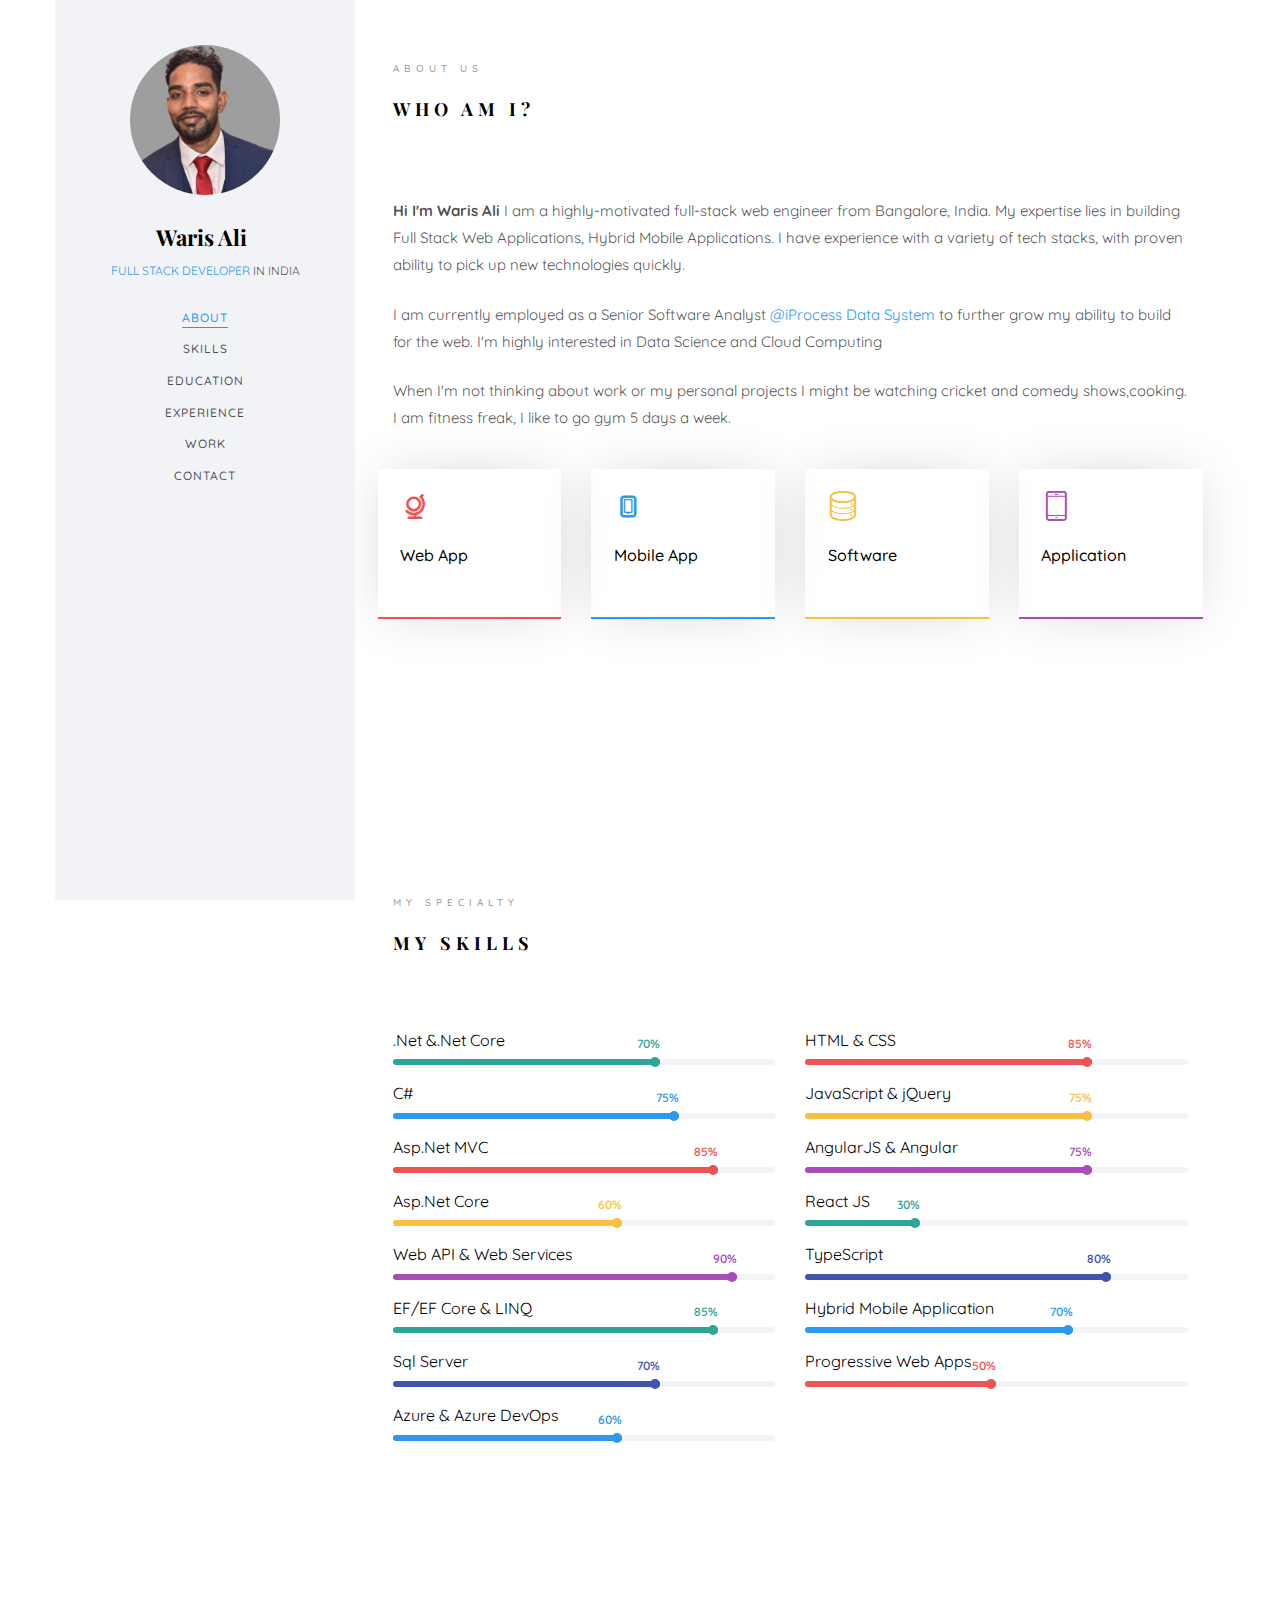
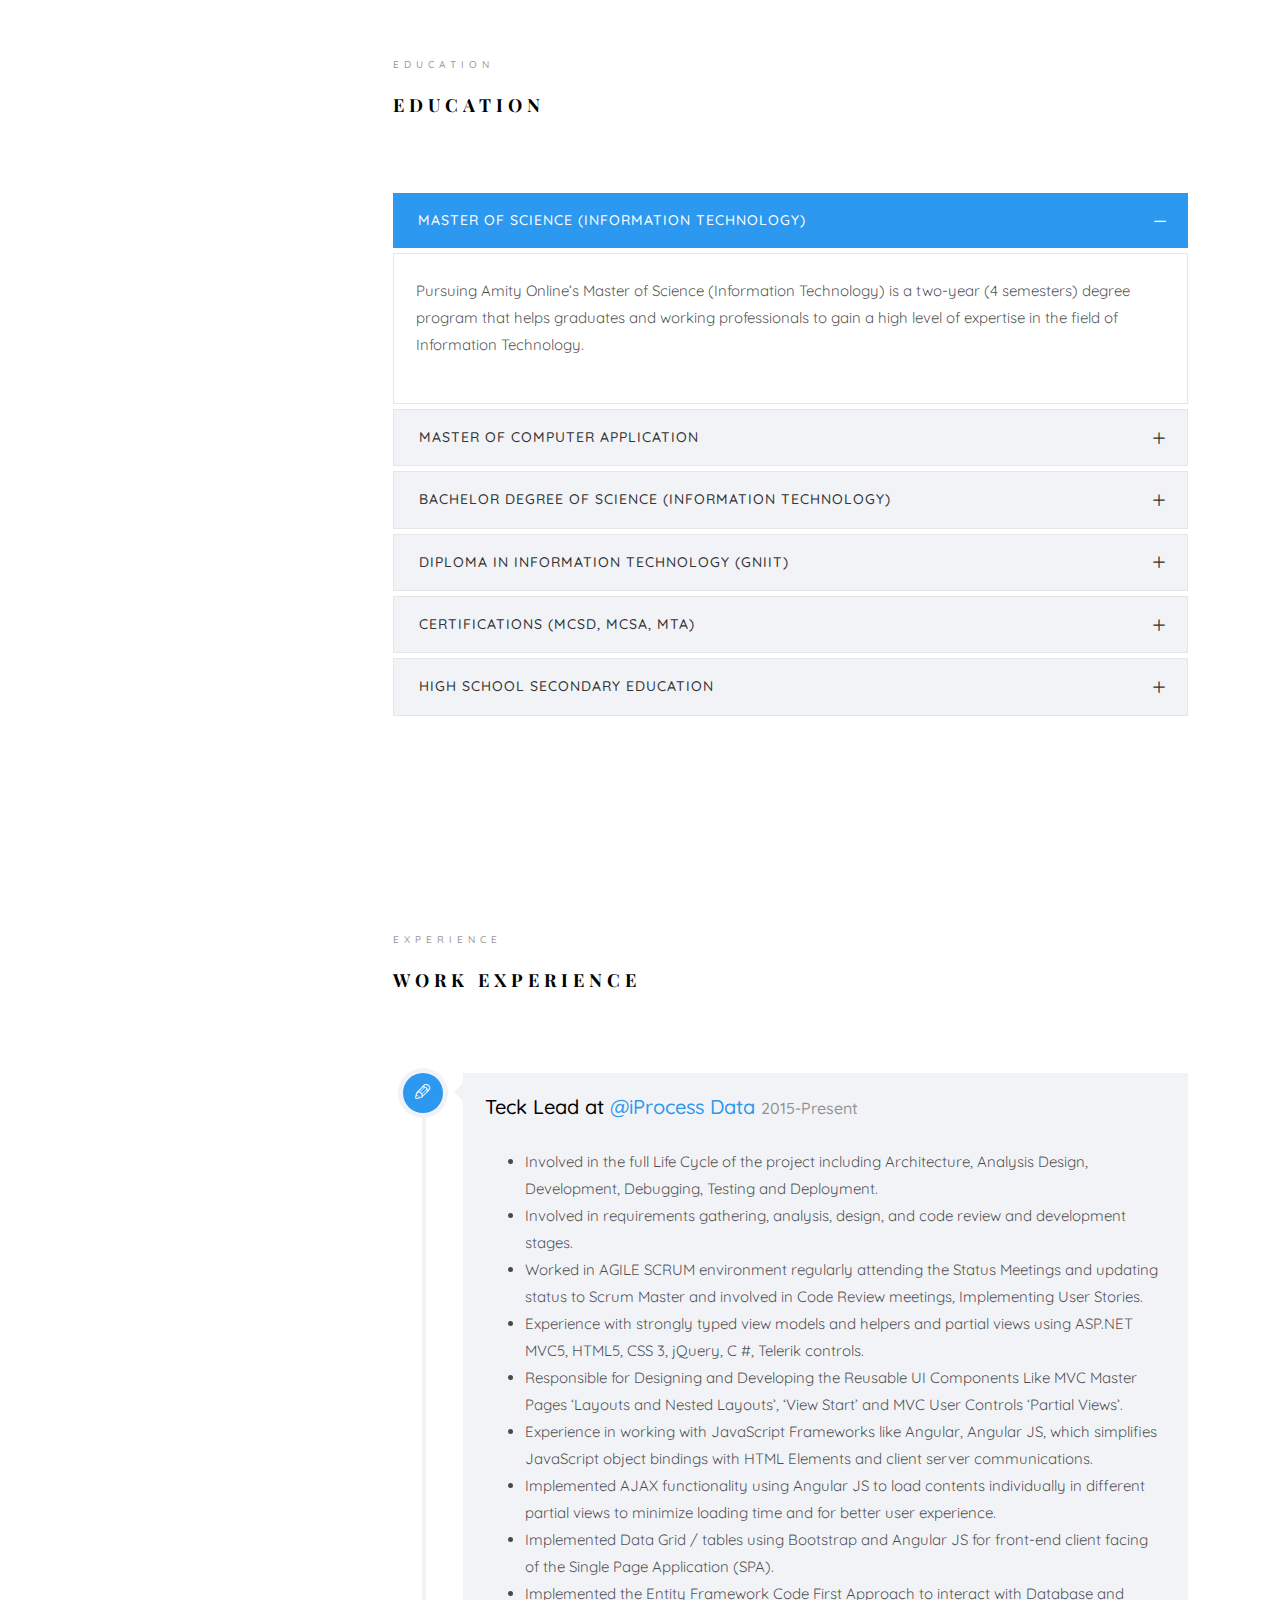
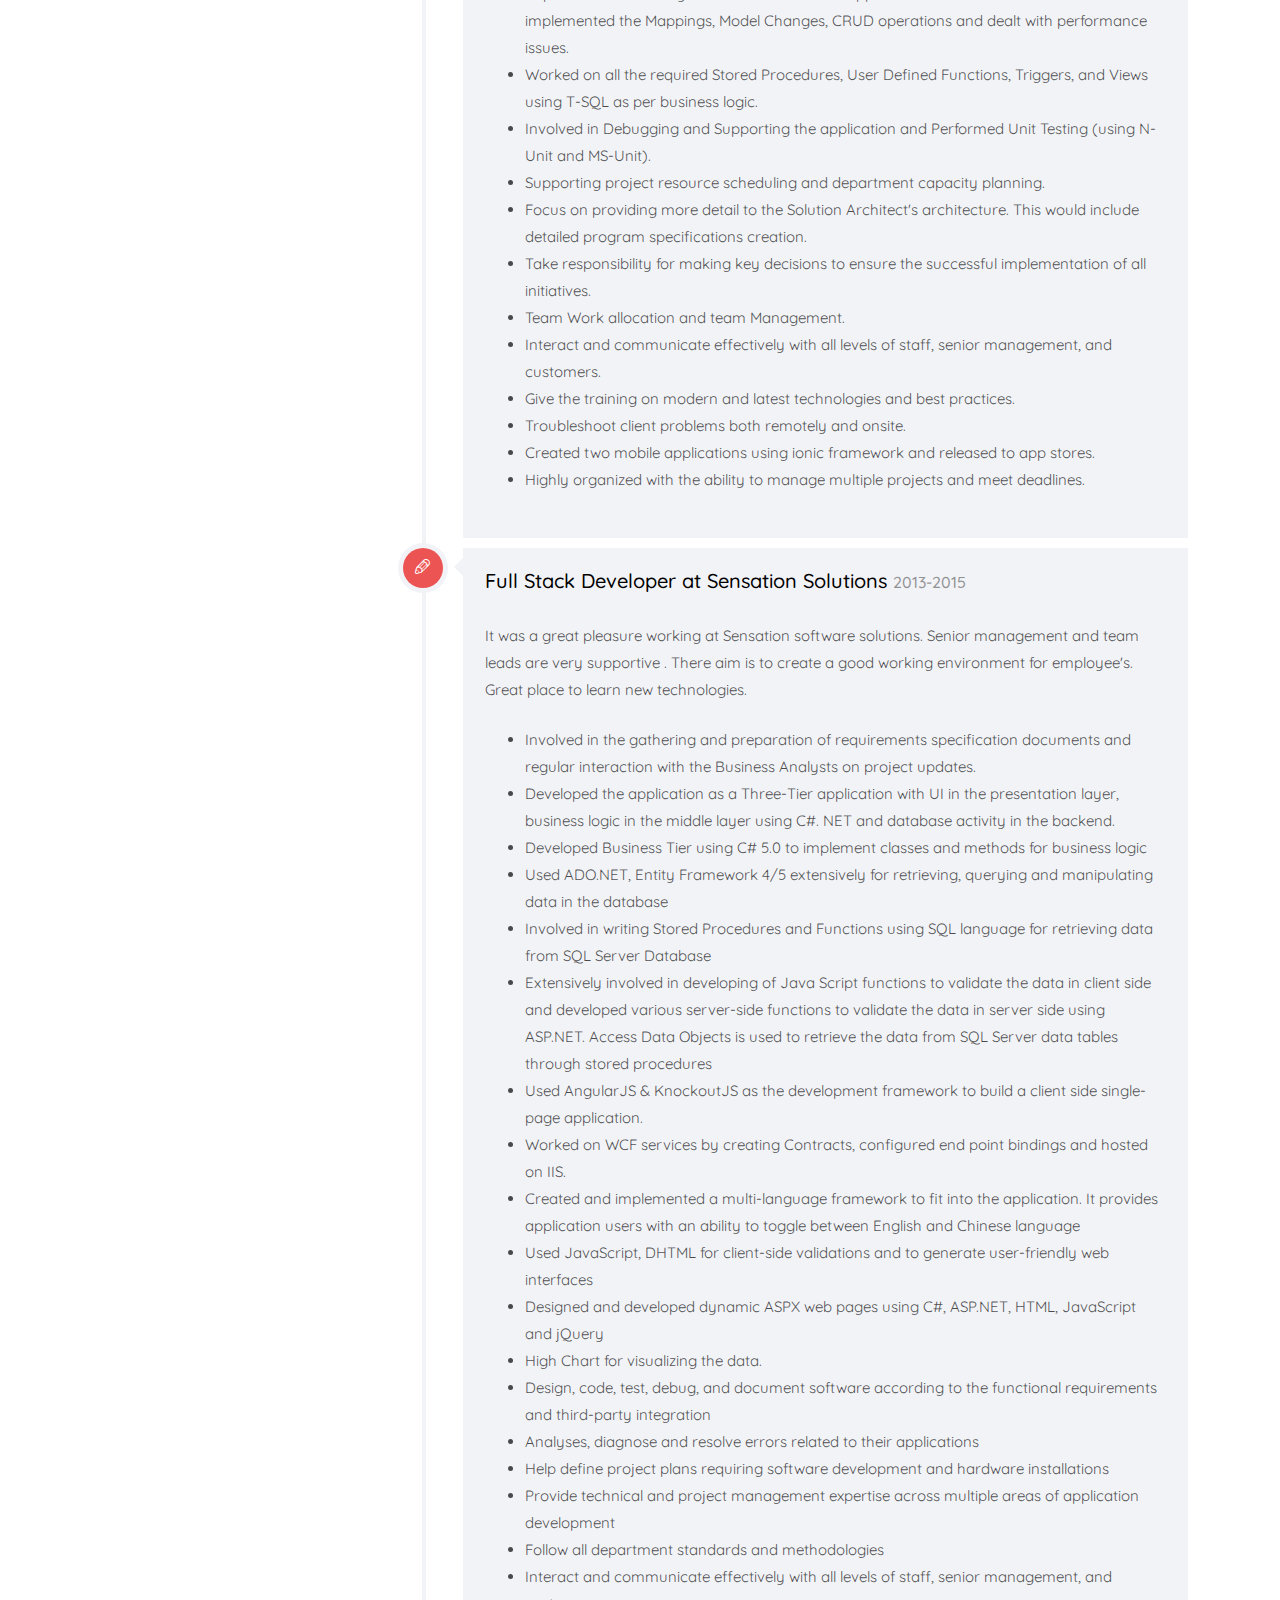
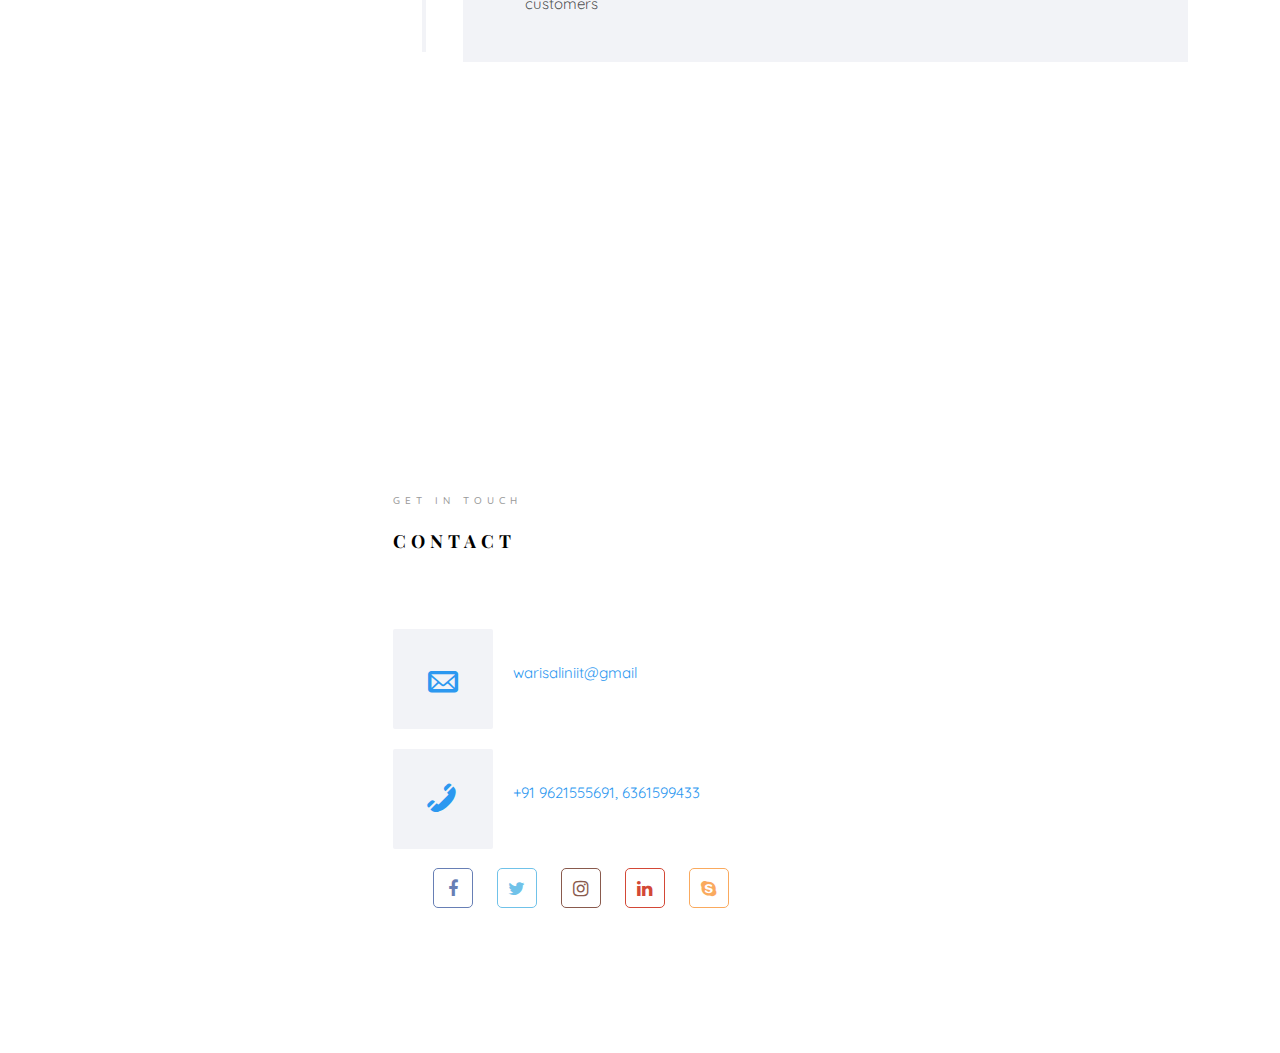
<file: index.html>
<!DOCTYPE HTML>
<html>

<head>
    <meta charset="utf-8">
    <meta http-equiv="X-UA-Compatible" content="IE=edge">
    <title>Waris Ali</title>
    <meta name="viewport" content="width=device-width, initial-scale=1">
    <meta name="description" content="" />
    <meta name="keywords" content="" />
    <meta name="author" content="" />

    <link rel="manifest" href="manifest.json">


    <link href="https://fonts.googleapis.com/css?family=Quicksand:300,400,500,700" rel="stylesheet">
    <link href="https://fonts.googleapis.com/css?family=Playfair+Display:400,400i,700" rel="stylesheet">

    <!-- Animate.css -->
    <link rel="stylesheet" href="css/animate.css" media="screen">
    <!-- Icomoon Icon Fonts-->
    <link rel="stylesheet" href="css/icomoon.css" media="screen">
    <!-- Bootstrap  -->
    <link rel="stylesheet" href="css/bootstrap.css" media="screen">



    <link rel="stylesheet" href="css/font-awesome.min.css" media="screen">
    </link>
    <!-- Theme style  -->
    <link rel="stylesheet" href="css/style.css" media="screen">



</head>

<body>
    <div id="colorlib-page">
        <div class="container-wrap">
            <a href="#" class="js-colorlib-nav-toggle colorlib-nav-toggle" data-toggle="collapse" data-target="#navbar" aria-expanded="false" aria-controls="navbar"><i></i></a>
            <aside id="colorlib-aside" role="complementary" class="border js-fullheight">
                <div class="text-center">
                    <div class="author-img" style="background-image: url(images/about.jpeg);"></div>
                    <h1 id="colorlib-logo"><a href="index.html">Waris Ali</a></h1>
                    <span class="position"><a href="#">Full Stack Developer</a> in India</span>
                </div>
                <nav id="colorlib-main-menu" role="navigation" class="navbar">
                    <div id="navbar" class="collapse">
                        <ul>

                            <li class="active"><a href="#" data-nav-section="about">About</a></li>
                            <li><a href="#" data-nav-section="skills">Skills</a></li>
                            <li><a href="#" data-nav-section="education">Education</a></li>
                            <li><a href="#" data-nav-section="experience">Experience</a></li>
                            <li><a href="#" data-nav-section="work">Work</a></li>

                            <li><a href="#" data-nav-section="contact">Contact</a></li>
                        </ul>
                    </div>
                </nav>



            </aside>

            <div id="colorlib-main">

                <section class="colorlib-about" data-section="about">
                    <div class="colorlib-narrow-content">
                        <div class="row">
                            <div class="col-md-12">
                                <div class="row row-bottom-padded-sm animate-box" data-animate-effect="fadeInLeft">
                                    <div class="col-md-12">
                                        <div class="about-desc">
                                            <span class="heading-meta">About Us</span>
                                            <h2 class="colorlib-heading">Who Am I?</h2>
                                            <p><strong>Hi I'm Waris Ali</strong> I am a highly-motivated full-stack web engineer from Bangalore, India. My expertise lies in building Full Stack Web Applications, Hybrid Mobile Applications. I have experience
                                                with a variety of tech stacks, with proven ability to pick up new technologies quickly.</p>
                                            <p>I am currently employed as a Senior Software Analyst <a href="http://iprocessdata.com">@iProcess Data System</a> to further grow my ability to build for the web. I'm highly interested in Data Science and Cloud
                                                Computing
                                            </p>
                                            <p>
                                                When I'm not thinking about work or my personal projects I might be watching cricket and comedy shows,cooking. I am fitness freak, I like to go gym 5 days a week.
                                            </p>
                                        </div>
                                    </div>
                                </div>
                            </div>
                            <div class="row">
                                <div class="col-md-3 animate-box" data-animate-effect="fadeInRight">
                                    <div class="services color-2">
                                        <span class="icon2"><i class="icon-globe-outline"></i></span>
                                        <h3>Web App</h3>
                                    </div>
                                </div>
                                <div class="col-md-3 animate-box" data-animate-effect="fadeInLeft">
                                    <div class="services color-1">
                                        <span class="icon2"><i class="icon-device-phone"></i></span>
                                        <h3>Mobile App</h3>
                                    </div>
                                </div>
                                <div class="col-md-3 animate-box" data-animate-effect="fadeInTop">
                                    <div class="services color-3">
                                        <span class="icon2"><i class="icon-data"></i></span>
                                        <h3>Software</h3>
                                    </div>
                                </div>
                                <div class="col-md-3 animate-box" data-animate-effect="fadeInBottom">
                                    <div class="services color-4">
                                        <span class="icon2"><i class="icon-phone3"></i></span>
                                        <h3>Application</h3>
                                    </div>
                                </div>
                            </div>

                        </div>
                    </div>

                </section>




                <section class="colorlib-skills" data-section="skills">
                    <div class="colorlib-narrow-content">
                        <div class="row">
                            <div class="col-md-6 col-md-offset-3 col-md-pull-3 animate-box" data-animate-effect="fadeInLeft">
                                <span class="heading-meta">My Specialty</span>
                                <h2 class="colorlib-heading animate-box">My Skills</h2>
                            </div>
                        </div>
                        <div class="row">

                            <div class="col-md-6 animate-box" data-animate-effect="fadeInLeft">
                                <div class="progress-wrap">
                                    <h3>.Net &.Net Core</h3>
                                    <div class="progress">
                                        <div class="progress-bar color-5" role="progressbar" aria-valuenow="70" aria-valuemin="0" aria-valuemax="100" style="width:70%">
                                            <span>70%</span>
                                        </div>
                                    </div>
                                </div>
                                <div class="progress-wrap">
                                    <h3>C#</h3>
                                    <div class="progress">
                                        <div class="progress-bar color-1" role="progressbar" aria-valuenow="75" aria-valuemin="0" aria-valuemax="100" style="width:75%">
                                            <span>75%</span>
                                        </div>
                                    </div>
                                </div>

                                <div class="progress-wrap">
                                    <h3>Asp.Net MVC</h3>
                                    <div class="progress">
                                        <div class="progress-bar color-2" role="progressbar" aria-valuenow="85" aria-valuemin="0" aria-valuemax="100" style="width:85%">
                                            <span class="counter">85%</span>
                                        </div>
                                    </div>
                                </div>
                                <div class="progress-wrap">
                                    <h3>Asp.Net Core</h3>
                                    <div class="progress">
                                        <div class="progress-bar color-3" role="progressbar" aria-valuenow="60" aria-valuemin="0" aria-valuemax="100" style="width:60%">
                                            <span class="counter">60%</span>
                                        </div>
                                    </div>
                                </div>
                                <div class="progress-wrap">
                                    <h3>Web API & Web Services</h3>
                                    <div class="progress">
                                        <div class="progress-bar color-4" role="progressbar" aria-valuenow="90" aria-valuemin="0" aria-valuemax="100" style="width:90%">
                                            <span class="counter">90%</span>
                                        </div>
                                    </div>
                                </div>
                                <div class="progress-wrap">
                                    <h3>EF/EF Core & LINQ</h3>
                                    <div class="progress">
                                        <div class="progress-bar color-5" role="progressbar" aria-valuenow="85" aria-valuemin="0" aria-valuemax="100" style="width:85%">
                                            <span class="counter">85%</span>
                                        </div>
                                    </div>
                                </div>
                                <div class="progress-wrap">
                                    <h3>Sql Server</h3>
                                    <div class="progress">
                                        <div class="progress-bar color-6" role="progressbar" aria-valuenow="70" aria-valuemin="0" aria-valuemax="100" style="width:70%">
                                            <span class="counter">70%</span>
                                        </div>
                                    </div>
                                </div>
                                <div class="progress-wrap">
                                    <h3>Azure & Azure DevOps</h3>
                                    <div class="progress">
                                        <div class="progress-bar color-1" role="progressbar" aria-valuenow="60" aria-valuemin="0" aria-valuemax="100" style="width:60%">
                                            <span class="counter">60%</span>
                                        </div>
                                    </div>
                                </div>

                            </div>
                            <div class="col-md-6 animate-box" data-animate-effect="fadeInLeft">
                                <div class="progress-wrap">
                                    <h3>HTML & CSS</h3>
                                    <div class="progress">
                                        <div class="progress-bar color-2" role="progressbar" aria-valuenow="85" aria-valuemin="0" aria-valuemax="100" style="width: 75%">
                                            <span class="counter">85%</span>
                                        </div>
                                    </div>
                                </div>
                                <div class="progress-wrap">
                                    <h3>JavaScript & jQuery</h3>
                                    <div class="progress">
                                        <div class="progress-bar color-3" role="progressbar" aria-valuenow="75" aria-valuemin="0" aria-valuemax="100" style="width: 75%">
                                            <span class="counter">75%</span>
                                        </div>
                                    </div>
                                </div>
                                <div class="progress-wrap">
                                    <h3>AngularJS & Angular</h3>
                                    <div class="progress">
                                        <div class="progress-bar color-4" role="progressbar" aria-valuenow="75" aria-valuemin="0" aria-valuemax="100" style="width: 75%">
                                            <span class="counter">75%</span>
                                        </div>
                                    </div>
                                </div>
                                <div class="progress-wrap">
                                    <h3>React JS</h3>
                                    <div class="progress">
                                        <div class="progress-bar color-5" role="progressbar" aria-valuenow="30" aria-valuemin="0" aria-valuemax="100" style="width: 30%">
                                            <span class="counter">30%</span>
                                        </div>
                                    </div>
                                </div>

                                <div class="progress-wrap">
                                    <h3>TypeScript</h3>
                                    <div class="progress">
                                        <div class="progress-bar color-6" role="progressbar" aria-valuenow="80" aria-valuemin="0" aria-valuemax="100" style="width: 80%">
                                            <span class="counter">80%</span>
                                        </div>
                                    </div>
                                </div>
                                <div class="progress-wrap">
                                    <h3>Hybrid Mobile Application</h3>
                                    <div class="progress">
                                        <div class="progress-bar color-1" role="progressbar" aria-valuenow="70" aria-valuemin="0" aria-valuemax="100" style="width: 70%">
                                            <span class="counter">70%</span>
                                        </div>
                                    </div>
                                </div>
                                <div class="progress-wrap">
                                    <h3>Progressive Web Apps</h3>
                                    <div class="progress">
                                        <div class="progress-bar color-2" role="progressbar" aria-valuenow="50" aria-valuemin="0" aria-valuemax="100" style="width: 50%">
                                            <span class="counter">50%</span>
                                        </div>
                                    </div>
                                </div>
                            </div>

                        </div>
                    </div>
                </section>

                <section class="colorlib-education" data-section="education">
                    <div class="colorlib-narrow-content">
                        <div class="row">
                            <div class="col-md-6 col-md-offset-3 col-md-pull-3 animate-box" data-animate-effect="fadeInLeft">
                                <span class="heading-meta">Education</span>
                                <h2 class="colorlib-heading animate-box">Education</h2>
                            </div>
                        </div>
                        <div class="row">
                            <div class="col-md-12 animate-box" data-animate-effect="fadeInLeft">
                                <div class="fancy-collapse-panel">
                                    <div class="panel-group" id="accordion" role="tablist" aria-multiselectable="true">
                                        <div class="panel panel-default">
                                            <div class="panel-heading" role="tab" id="headingOne">
                                                <h4 class="panel-title">
                                                    <a data-toggle="collapse" data-parent="#accordion" href="#collapseOne" aria-expanded="true" aria-controls="collapseOne">Master of Science (Information
                                                        Technology)
                                                    </a>
                                                </h4>
                                            </div>
                                            <div id="collapseOne" class="panel-collapse collapse in" role="tabpanel" aria-labelledby="headingOne">
                                                <div class="panel-body">
                                                    <div class="row">

                                                        <div class="col-md-12">
                                                            <p>Pursuing Amity Online’s Master of Science (Information Technology) is a two-year (4 semesters) degree program that helps graduates and working professionals to gain a high level of expertise
                                                                in the field of Information Technology.</p>
                                                        </div>
                                                    </div>
                                                </div>
                                            </div>
                                        </div>
                                        <div class="panel panel-default">
                                            <div class="panel-heading" role="tab" id="headcollapsemca">
                                                <h4 class="panel-title">
                                                    <a data-toggle="collapse" class="collapsed" data-parent="#accordion" href="#collapsemca" aria-expanded="false" aria-controls="collapsemca">Master of Computer Application
                                                    </a>
                                                </h4>
                                            </div>
                                            <div id="collapsemca" class="panel-collapse collapse" role="tabpanel" aria-labelledby="headcollapsemca">
                                                <div class="panel-body">
                                                    <div class="row">

                                                        <div class="col-md-12">
                                                            <p>I have completed Distance MCA from Karnataka State Open University in the year of 2015. I have all the semester certificates but due some reason government has banned the University and i did
                                                                not get my degree. <a href="https://timesofindia.indiatimes.com/home/education/news/ksou-told-to-issue-degrees-to-students-enrolled-in-2013-and-14/articleshow/63176913.cms" target="blank">More about case</a></p>
                                                        </div>
                                                    </div>
                                                </div>
                                            </div>
                                        </div>
                                        <div class="panel panel-default">
                                            <div class="panel-heading" role="tab" id="headingTwo">
                                                <h4 class="panel-title">
                                                    <a class="collapsed" data-toggle="collapse" data-parent="#accordion" href="#collapseTwo" aria-expanded="false" aria-controls="collapseTwo">Bachelor Degree of Science
                                                        (Information Technology)
                                                    </a>
                                                </h4>
                                            </div>
                                            <div id="collapseTwo" class="panel-collapse collapse" role="tabpanel" aria-labelledby="headingTwo">
                                                <div class="panel-body">
                                                    <p>Completed B.sc (IT) in the year of 2012 from Kuvempu University.
                                                    </p>

                                                </div>
                                            </div>
                                        </div>
                                        <div class="panel panel-default">
                                            <div class="panel-heading" role="tab" id="headingThree">
                                                <h4 class="panel-title">
                                                    <a class="collapsed" data-toggle="collapse" data-parent="#accordion" href="#collapseThree" aria-expanded="false" aria-controls="collapseThree">Diploma in Information Technology
                                                        (GNIIT)
                                                    </a>
                                                </h4>
                                            </div>
                                            <div id="collapseThree" class="panel-collapse collapse" role="tabpanel" aria-labelledby="headingThree">
                                                <div class="panel-body">
                                                    It was 3 years Diploma. Designed to be pursued along with Graduation, GNIIT prepares college students for a successful entry into the IT world by making them job-ready, the day they graduate. At the end of graduation students will undergo 1 year of Professional
                                                    Practice to get hands on work experience.</p>
                                                </div>
                                            </div>
                                        </div>

                                        <div class="panel panel-default">
                                            <div class="panel-heading" role="tab" id="headingFour">
                                                <h4 class="panel-title">
                                                    <a class="collapsed" data-toggle="collapse" data-parent="#accordion" href="#collapseFour" aria-expanded="false" aria-controls="collapseFour">Certifications (MCSD, MCSA, MTA)
                                                    </a>
                                                </h4>
                                            </div>
                                            <div id="collapseFour" class="panel-collapse collapse" role="tabpanel" aria-labelledby="headingFour">
                                                <div class="panel-body">
                                                    <p>Earners of the MCSD: App Builder certification have demonstrated the skills required to build modern mobile and/or web applications and services. Earning this certification qualifies an individual for
                                                        a position as an application developer.<a href="https://www.youracclaim.com/users/waris-ali.c7e0a866/badges" target="blank">View certifications </a></p>
                                                </div>
                                            </div>
                                        </div>

                                        <div class="panel panel-default">
                                            <div class="panel-heading" role="tab" id="headingFive">
                                                <h4 class="panel-title">
                                                    <a class="collapsed" data-toggle="collapse" data-parent="#accordion" href="#collapseFive" aria-expanded="false" aria-controls="collapseFive">High School Secondary Education
                                                    </a>
                                                </h4>
                                            </div>
                                            <div id="collapseFive" class="panel-collapse collapse" role="tabpanel" aria-labelledby="headingFive">
                                                <div class="panel-body">
                                                    <p>Completed 12th in Math & Science in 2009 from UP Board</p>
                                                </div>
                                            </div>
                                        </div>
                                    </div>
                                </div>
                            </div>
                        </div>
                    </div>
                </section>

                <section class="colorlib-experience" data-section="experience">
                    <div class="colorlib-narrow-content">
                        <div class="row">
                            <div class="col-md-6 col-md-offset-3 col-md-pull-3 animate-box" data-animate-effect="fadeInLeft">
                                <span class="heading-meta">Experience</span>
                                <h2 class="colorlib-heading animate-box">Work Experience</h2>
                            </div>
                        </div>
                        <div class="row">
                            <div class="col-md-12">
                                <div class="timeline-centered">
                                    <article class="timeline-entry animate-box" data-animate-effect="fadeInLeft">
                                        <div class="timeline-entry-inner">

                                            <div class="timeline-icon color-1">
                                                <i class="icon-pen2"></i>
                                            </div>

                                            <div class="timeline-label">
                                                <h2>Teck Lead at
                                                    <a style="color:#2c98f0;" href="http://iprocessdata.com" target="blank">@iProcess Data</a> <span>2015-Present</span></h2>
                                                <p>
                                                    <ul>
                                                        <li>
                                                            Involved in the full Life Cycle of the project including Architecture, Analysis Design, Development, Debugging, Testing and Deployment.
                                                        </li>
                                                        <li>
                                                            Involved in requirements gathering, analysis, design, and code review and development stages.
                                                        </li>
                                                        <li>
                                                            Worked in AGILE SCRUM environment regularly attending the Status Meetings and updating status to Scrum Master and involved in Code Review meetings, Implementing User Stories.
                                                        </li>
                                                        <li>
                                                            Experience with strongly typed view models and helpers and partial views using ASP.NET MVC5, HTML5, CSS 3, jQuery, C #, Telerik controls.
                                                        </li>
                                                        <li>
                                                            Responsible for Designing and Developing the Reusable UI Components Like MVC Master Pages ‘Layouts and Nested Layouts’, ‘View Start’ and MVC User Controls ‘Partial Views’.
                                                        </li>
                                                        <li>
                                                            Experience in working with JavaScript Frameworks like Angular, Angular JS, which simplifies JavaScript object bindings with HTML Elements and client server communications.
                                                        </li>
                                                        <li>
                                                            Implemented AJAX functionality using Angular JS to load contents individually in different partial views to minimize loading time and for better user experience.</li>
                                                        <li>
                                                            Implemented Data Grid / tables using Bootstrap and Angular JS for front-end client facing of the Single Page Application (SPA).
                                                        </li>
                                                        <li>
                                                            Implemented the Entity Framework Code First Approach to interact with Database and implemented the Mappings, Model Changes, CRUD operations and dealt with performance issues.
                                                        </li>
                                                        <li>
                                                            Worked on all the required Stored Procedures, User Defined Functions, Triggers, and Views using T-SQL as per business logic.
                                                        </li>
                                                        <li>
                                                            Involved in Debugging and Supporting the application and Performed Unit Testing (using N-Unit and MS-Unit).
                                                        </li>
                                                        <li>
                                                            Supporting project resource scheduling and department capacity planning.
                                                        </li>
                                                        <li>
                                                            Focus on providing more detail to the Solution Architect's architecture. This would include detailed program specifications creation.
                                                        </li>
                                                        <li>
                                                            Take responsibility for making key decisions to ensure the successful implementation of all initiatives.
                                                        </li>
                                                        <li>
                                                            Team Work allocation and team Management.
                                                        </li>
                                                        <li>
                                                            Interact and communicate effectively with all levels of staff, senior management, and customers.
                                                        </li>
                                                        <li>
                                                            Give the training on modern and latest technologies and best practices.
                                                        </li>
                                                        <li>
                                                            Troubleshoot client problems both remotely and onsite.
                                                        </li>
                                                        <li>
                                                            Created two mobile applications using ionic framework and released to app stores.
                                                        </li>
                                                        <li>
                                                            Highly organized with the ability to manage multiple projects and meet deadlines.
                                                        </li>

                                                    </ul>
                                                </p>
                                            </div>
                                        </div>
                                    </article>


                                    <article class="timeline-entry animate-box" data-animate-effect="fadeInRight">
                                        <div class="timeline-entry-inner">
                                            <div class="timeline-icon color-2">
                                                <i class="icon-pen2"></i>
                                            </div>
                                            <div class="timeline-label">
                                                <h2>Full Stack Developer at
                                                    <a href="http://www.sensationsolutions.com/">Sensation Solutions</a>
                                                    <span>2013-2015</span></h2>
                                                <p>It was a great pleasure working at Sensation software solutions. Senior management and team leads are very supportive . There aim is to create a good working environment for employee's. Great place to learn
                                                    new technologies.</p>
                                                <p>

                                                    <ul>
                                                        <li>
                                                            Involved in the gathering and preparation of requirements specification documents and regular interaction with the Business Analysts on project updates.
                                                        </li>
                                                        <li> Developed the application as a Three-Tier application with UI in the presentation layer, business logic in the middle layer using C#. NET and database activity in the backend.
                                                        </li>
                                                        <li>Developed Business Tier using C# 5.0 to implement classes and methods for business logic</li>
                                                        <li>
                                                            Used ADO.NET, Entity Framework 4/5 extensively for retrieving, querying and manipulating data in the database
                                                        </li>
                                                        <li>Involved in writing Stored Procedures and Functions using SQL language for retrieving data from SQL Server Database
                                                        </li>
                                                        <li>Extensively involved in developing of Java Script functions to validate the data in client side and developed various server-side functions to validate the data in server side using ASP.NET. Access
                                                            Data Objects is used to retrieve the data from SQL Server data tables through stored procedures</li>
                                                        <li>Used AngularJS & KnockoutJS as the development framework to build a client side single-page application.</li>

                                                        <li>Worked on WCF services by creating Contracts, configured end point bindings and hosted on IIS. </li>
                                                        <li>Created and implemented a multi-language framework to fit into the application. It provides application users with an ability to toggle between English and Chinese language </li>
                                                        <li>Used JavaScript, DHTML for client-side validations and to generate user-friendly web interfaces </li>
                                                        <li>Designed and developed dynamic ASPX web pages using C#, ASP.NET, HTML, JavaScript and jQuery</li>
                                                        <li>High Chart for visualizing the data.</li>
                                                        <li>Design, code, test, debug, and document software according to the functional requirements and third-party integration
                                                        </li>
                                                        <li>Analyses, diagnose and resolve errors related to their applications
                                                        </li>
                                                        <li>Help define project plans requiring software development and hardware installations</li>
                                                        <li>Provide technical and project management expertise across multiple areas of application development</li>
                                                        <li>Follow all department standards and methodologies</li>
                                                        <li>Interact and communicate effectively with all levels of staff, senior management, and customers</li>
                                                    </ul>
                                                </p>
                                            </div>
                                        </div>
                                    </article>



                                </div>
                            </div>
                        </div>
                    </div>
                </section>

                <section class="colorlib-work" data-section="work">

                </section>


                <section class="colorlib-contact" data-section="contact">
                    <div class="colorlib-narrow-content">
                        <div class="row">
                            <div class="col-md-6 col-md-offset-3 col-md-pull-3 animate-box" data-animate-effect="fadeInLeft">
                                <span class="heading-meta">Get in Touch</span>
                                <h2 class="colorlib-heading">Contact</h2>
                            </div>
                        </div>
                        <div class="row">
                            <div class="col-md-5">
                                <div class="colorlib-feature colorlib-feature-sm animate-box " data-animate-effect="fadeInLeft">
                                    <div class="colorlib-icon">
                                        <i class="icon-mail"></i>
                                    </div>
                                    <div class="colorlib-text">
                                        <p><a href="mailto:warisaliniit@gmail">warisaliniit@gmail</a></p>
                                    </div>
                                </div>
                                <div class="colorlib-feature colorlib-feature-sm animate-box" data-animate-effect="fadeInLeft">
                                    <div class="colorlib-icon">
                                        <i class="icon-phone"></i>
                                    </div>
                                    <div class="colorlib-text">
                                        <p><a href="tel://6361599433">+91 9621555691, 6361599433</a></p>
                                    </div>
                                </div>
                            </div>
                            <div class="col-md-12">
                                <ul class="social_icon">
                                    <li><a href="https://www.facebook.com/WTWT143" target="_blank"><i
                                                class="fa fa-facebook"></i></a></li>
                                    <li><a href="https://twitter.com/warisaligeek" target="_blank"><i
                                                class="fa fa-twitter"></i></a></li>
                                    <li><a href="https://www.instagram.com/iwarisgeek/" target="_blank"><i
                                                class="fa fa-instagram"></i></a></li>
                                    <li><a href="https://www.linkedin.com/in/warisaligeek/" target="_blank"><i
                                                class="fa fa-linkedin"></i></a></li>
                                    <li><a href="https://join.skype.com/invite/g6MbUce0Zhk2" target="_blank"><i
                                                class="fa fa-skype"></i></a></li>

                                </ul>
                            </div>

                        </div>
                    </div>
                </section>

            </div>
            <!-- end:colorlib-main -->
        </div>
        <!-- end:container-wrap -->
    </div>
    <!-- end:colorlib-page -->

    <!-- jQuery -->
    <script src="js/jquery.min.js"></script>
    <!-- jQuery Easing -->
    <script src="js/jquery.easing.1.3.js"></script>
    <!-- Bootstrap -->
    <script src="js/bootstrap.min.js"></script>
    <!-- Waypoints -->
    <script src="js/jquery.waypoints.min.js"></script>

    <!-- Counters -->
    <script src="js/jquery.countTo.js"></script>


    <!-- MAIN JS -->
    <script src="js/main.js"></script>
    <script>
        // TODO add service worker code here
        if ('serviceWorker' in navigator) {
            navigator.serviceWorker
                .register('service-worker.js')
                .then(function() {
                    console.log('Service Worker Registered');
                });
        }
    </script>

</body>

</html>
</file>
<file: css/icomoon.css>
@font-face {
  font-family: 'icomoon';
  src:  url('fonts/icomoon.eot?6py85u');
  src:  url('fonts/icomoon.eot?6py85u#iefix') format('embedded-opentype'),
    url('fonts/icomoon.ttf?6py85u') format('truetype'),
    url('fonts/icomoon.woff?6py85u') format('woff'),
    url('fonts/icomoon.svg?6py85u#icomoon') format('svg');
  font-weight: normal;
  font-style: normal;
}

[class^="icon-"], [class*=" icon-"] {
  /* use !important to prevent issues with browser extensions that change fonts */
  font-family: 'icomoon' !important;
  speak: none;
  font-style: normal;
  font-weight: normal;
  font-variant: normal;
  text-transform: none;
  line-height: 1;

  /* Better Font Rendering =========== */
  -webkit-font-smoothing: antialiased;
  -moz-osx-font-smoothing: grayscale;
}

.icon-times:before {
  content: "\e930";
}
.icon-tick:before {
  content: "\e931";
}
.icon-plus:before {
  content: "\e932";
}
.icon-minus:before {
  content: "\e933";
}
.icon-equals:before {
  content: "\e934";
}
.icon-divide:before {
  content: "\e935";
}
.icon-chevron-right:before {
  content: "\e936";
}
.icon-chevron-left:before {
  content: "\e937";
}
.icon-arrow-right-thick:before {
  content: "\e938";
}
.icon-arrow-left-thick:before {
  content: "\e939";
}
.icon-th-small:before {
  content: "\e93a";
}
.icon-th-menu:before {
  content: "\e93b";
}
.icon-th-list:before {
  content: "\e93c";
}
.icon-th-large:before {
  content: "\e93d";
}
.icon-home:before {
  content: "\e93e";
}
.icon-arrow-forward:before {
  content: "\e93f";
}
.icon-arrow-back:before {
  content: "\e940";
}
.icon-rss:before {
  content: "\e941";
}
.icon-location:before {
  content: "\e942";
}
.icon-link:before {
  content: "\e943";
}
.icon-image:before {
  content: "\e944";
}
.icon-arrow-up-thick:before {
  content: "\e945";
}
.icon-arrow-down-thick:before {
  content: "\e946";
}
.icon-starburst:before {
  content: "\e947";
}
.icon-starburst-outline:before {
  content: "\e948";
}
.icon-star3:before {
  content: "\e949";
}
.icon-flow-children:before {
  content: "\e94a";
}
.icon-export:before {
  content: "\e94b";
}
.icon-delete2:before {
  content: "\e94c";
}
.icon-delete-outline:before {
  content: "\e94d";
}
.icon-cloud-storage:before {
  content: "\e94e";
}
.icon-wi-fi:before {
  content: "\e94f";
}
.icon-heart:before {
  content: "\e950";
}
.icon-flash:before {
  content: "\e951";
}
.icon-cancel:before {
  content: "\e952";
}
.icon-backspace:before {
  content: "\e953";
}
.icon-attachment:before {
  content: "\e954";
}
.icon-arrow-move:before {
  content: "\e955";
}
.icon-warning:before {
  content: "\e956";
}
.icon-user:before {
  content: "\e957";
}
.icon-radar:before {
  content: "\e958";
}
.icon-lock-open:before {
  content: "\e959";
}
.icon-lock-closed:before {
  content: "\e95a";
}
.icon-location-arrow:before {
  content: "\e95b";
}
.icon-info:before {
  content: "\e95c";
}
.icon-user-delete:before {
  content: "\e95d";
}
.icon-user-add:before {
  content: "\e95e";
}
.icon-media-pause:before {
  content: "\e95f";
}
.icon-group:before {
  content: "\e960";
}
.icon-chart-pie:before {
  content: "\e961";
}
.icon-chart-line:before {
  content: "\e962";
}
.icon-chart-bar:before {
  content: "\e963";
}
.icon-chart-area:before {
  content: "\e964";
}
.icon-video:before {
  content: "\e965";
}
.icon-point-of-interest:before {
  content: "\e966";
}
.icon-infinity:before {
  content: "\e967";
}
.icon-globe:before {
  content: "\e968";
}
.icon-eye:before {
  content: "\e969";
}
.icon-cog:before {
  content: "\e96a";
}
.icon-camera:before {
  content: "\e96b";
}
.icon-upload:before {
  content: "\e96c";
}
.icon-scissors:before {
  content: "\e96d";
}
.icon-refresh:before {
  content: "\e96e";
}
.icon-pin:before {
  content: "\e96f";
}
.icon-key:before {
  content: "\e970";
}
.icon-info-large:before {
  content: "\e971";
}
.icon-eject:before {
  content: "\e972";
}
.icon-download:before {
  content: "\e973";
}
.icon-zoom:before {
  content: "\e974";
}
.icon-zoom-out:before {
  content: "\e975";
}
.icon-zoom-in:before {
  content: "\e976";
}
.icon-sort-numerically:before {
  content: "\e977";
}
.icon-sort-alphabetically:before {
  content: "\e978";
}
.icon-input-checked:before {
  content: "\e979";
}
.icon-calender:before {
  content: "\e97a";
}
.icon-world2:before {
  content: "\e97b";
}
.icon-notes:before {
  content: "\e97c";
}
.icon-code:before {
  content: "\e97d";
}
.icon-arrow-sync:before {
  content: "\e97e";
}
.icon-arrow-shuffle:before {
  content: "\e97f";
}
.icon-arrow-repeat:before {
  content: "\e980";
}
.icon-arrow-minimise:before {
  content: "\e981";
}
.icon-arrow-maximise:before {
  content: "\e982";
}
.icon-arrow-loop:before {
  content: "\e983";
}
.icon-anchor:before {
  content: "\e984";
}
.icon-spanner:before {
  content: "\e985";
}
.icon-puzzle:before {
  content: "\e986";
}
.icon-power:before {
  content: "\e987";
}
.icon-plane:before {
  content: "\e988";
}
.icon-pi:before {
  content: "\e989";
}
.icon-phone:before {
  content: "\e98a";
}
.icon-microphone2:before {
  content: "\e98b";
}
.icon-media-rewind:before {
  content: "\e98c";
}
.icon-flag:before {
  content: "\e98d";
}
.icon-adjust-brightness:before {
  content: "\e98e";
}
.icon-waves:before {
  content: "\e98f";
}
.icon-social-twitter:before {
  content: "\e990";
}
.icon-social-facebook:before {
  content: "\e991";
}
.icon-social-dribbble:before {
  content: "\e992";
}
.icon-media-stop:before {
  content: "\e993";
}
.icon-media-record:before {
  content: "\e994";
}
.icon-media-play:before {
  content: "\e995";
}
.icon-media-fast-forward:before {
  content: "\e996";
}
.icon-media-eject:before {
  content: "\e997";
}
.icon-social-vimeo:before {
  content: "\e998";
}
.icon-social-tumbler:before {
  content: "\e999";
}
.icon-social-skype:before {
  content: "\e99a";
}
.icon-social-pinterest:before {
  content: "\e99b";
}
.icon-social-linkedin:before {
  content: "\e99c";
}
.icon-social-last-fm:before {
  content: "\e99d";
}
.icon-social-github:before {
  content: "\e99e";
}
.icon-social-flickr:before {
  content: "\e99f";
}
.icon-at:before {
  content: "\e9a0";
}
.icon-times-outline:before {
  content: "\e9a1";
}
.icon-plus-outline:before {
  content: "\e9a2";
}
.icon-minus-outline:before {
  content: "\e9a3";
}
.icon-tick-outline:before {
  content: "\e9a4";
}
.icon-th-large-outline:before {
  content: "\e9a5";
}
.icon-equals-outline:before {
  content: "\e9a6";
}
.icon-divide-outline:before {
  content: "\e9a7";
}
.icon-chevron-right-outline:before {
  content: "\e9a8";
}
.icon-chevron-left-outline:before {
  content: "\e9a9";
}
.icon-arrow-right-outline:before {
  content: "\e9aa";
}
.icon-arrow-left-outline:before {
  content: "\e9ab";
}
.icon-th-small-outline:before {
  content: "\e9ac";
}
.icon-th-menu-outline:before {
  content: "\e9ad";
}
.icon-th-list-outline:before {
  content: "\e9ae";
}
.icon-news2:before {
  content: "\e9b1";
}
.icon-home-outline:before {
  content: "\e9b2";
}
.icon-arrow-up-outline:before {
  content: "\e9b3";
}
.icon-arrow-forward-outline:before {
  content: "\e9b4";
}
.icon-arrow-down-outline:before {
  content: "\e9b5";
}
.icon-arrow-back-outline:before {
  content: "\e9b6";
}
.icon-trash3:before {
  content: "\e9b7";
}
.icon-rss-outline:before {
  content: "\e9b8";
}
.icon-message:before {
  content: "\e9b9";
}
.icon-location-outline:before {
  content: "\e9ba";
}
.icon-link-outline:before {
  content: "\e9bb";
}
.icon-image-outline:before {
  content: "\e9bc";
}
.icon-export-outline:before {
  content: "\e9bd";
}
.icon-cross:before {
  content: "\e9be";
}
.icon-wi-fi-outline:before {
  content: "\e9bf";
}
.icon-star-outline:before {
  content: "\e9c0";
}
.icon-media-pause-outline:before {
  content: "\e9c1";
}
.icon-mail:before {
  content: "\e9c2";
}
.icon-heart-outline:before {
  content: "\e9c3";
}
.icon-flash-outline:before {
  content: "\e9c4";
}
.icon-cancel-outline:before {
  content: "\e9c5";
}
.icon-beaker:before {
  content: "\e9c6";
}
.icon-arrow-move-outline:before {
  content: "\e9c7";
}
.icon-watch2:before {
  content: "\e9c8";
}
.icon-warning-outline:before {
  content: "\e9c9";
}
.icon-time:before {
  content: "\e9ca";
}
.icon-radar-outline:before {
  content: "\e9cb";
}
.icon-lock-open-outline:before {
  content: "\e9cc";
}
.icon-location-arrow-outline:before {
  content: "\e9cd";
}
.icon-info-outline:before {
  content: "\e9ce";
}
.icon-backspace-outline:before {
  content: "\e9cf";
}
.icon-attachment-outline:before {
  content: "\e9d0";
}
.icon-user-outline:before {
  content: "\e9d1";
}
.icon-user-delete-outline:before {
  content: "\e9d2";
}
.icon-user-add-outline:before {
  content: "\e9d3";
}
.icon-lock-closed-outline:before {
  content: "\e9d4";
}
.icon-group-outline:before {
  content: "\e9d5";
}
.icon-chart-pie-outline:before {
  content: "\e9d6";
}
.icon-chart-line-outline:before {
  content: "\e9d7";
}
.icon-chart-bar-outline:before {
  content: "\e9d8";
}
.icon-chart-area-outline:before {
  content: "\e9d9";
}
.icon-video-outline:before {
  content: "\e9da";
}
.icon-point-of-interest-outline:before {
  content: "\e9db";
}
.icon-map:before {
  content: "\e9dc";
}
.icon-key-outline:before {
  content: "\e9dd";
}
.icon-infinity-outline:before {
  content: "\e9de";
}
.icon-globe-outline:before {
  content: "\e9df";
}
.icon-eye-outline:before {
  content: "\e9e0";
}
.icon-cog-outline:before {
  content: "\e9e1";
}
.icon-camera-outline:before {
  content: "\e9e2";
}
.icon-upload-outline:before {
  content: "\e9e3";
}
.icon-support:before {
  content: "\e9e4";
}
.icon-scissors-outline:before {
  content: "\e9e5";
}
.icon-refresh-outline:before {
  content: "\e9e6";
}
.icon-info-large-outline:before {
  content: "\e9e7";
}
.icon-eject-outline:before {
  content: "\e9e8";
}
.icon-download-outline:before {
  content: "\e9e9";
}
.icon-battery-mid:before {
  content: "\e9ea";
}
.icon-battery-low:before {
  content: "\e9eb";
}
.icon-battery-high:before {
  content: "\e9ec";
}
.icon-zoom-outline:before {
  content: "\e9ed";
}
.icon-zoom-out-outline:before {
  content: "\e9ee";
}
.icon-zoom-in-outline:before {
  content: "\e9ef";
}
.icon-tag3:before {
  content: "\e9f0";
}
.icon-tabs-outline:before {
  content: "\e9f1";
}
.icon-pin-outline:before {
  content: "\e9f2";
}
.icon-message-typing:before {
  content: "\e9f3";
}
.icon-directions:before {
  content: "\e9f4";
}
.icon-battery-full:before {
  content: "\e9f5";
}
.icon-battery-charge:before {
  content: "\e9f6";
}
.icon-pipette:before {
  content: "\e9f7";
}
.icon-pencil:before {
  content: "\e9f8";
}
.icon-folder:before {
  content: "\e9f9";
}
.icon-folder-delete:before {
  content: "\e9fa";
}
.icon-folder-add:before {
  content: "\e9fb";
}
.icon-edit:before {
  content: "\e9fc";
}
.icon-document:before {
  content: "\e9fd";
}
.icon-document-delete:before {
  content: "\e9fe";
}
.icon-document-add:before {
  content: "\e9ff";
}
.icon-brush:before {
  content: "\ea00";
}
.icon-thumbs-up:before {
  content: "\ea01";
}
.icon-thumbs-down:before {
  content: "\ea02";
}
.icon-pen:before {
  content: "\ea03";
}
.icon-sort-numerically-outline:before {
  content: "\ea04";
}
.icon-sort-alphabetically-outline:before {
  content: "\ea05";
}
.icon-social-last-fm-circular:before {
  content: "\ea06";
}
.icon-social-github-circular:before {
  content: "\ea07";
}
.icon-compass:before {
  content: "\ea08";
}
.icon-bookmark:before {
  content: "\ea09";
}
.icon-input-checked-outline:before {
  content: "\ea0a";
}
.icon-code-outline:before {
  content: "\ea0b";
}
.icon-calender-outline:before {
  content: "\ea0c";
}
.icon-business-card:before {
  content: "\ea0d";
}
.icon-arrow-up:before {
  content: "\ea0e";
}
.icon-arrow-sync-outline:before {
  content: "\ea0f";
}
.icon-arrow-right:before {
  content: "\ea10";
}
.icon-arrow-repeat-outline:before {
  content: "\ea11";
}
.icon-arrow-loop-outline:before {
  content: "\ea12";
}
.icon-arrow-left:before {
  content: "\ea13";
}
.icon-flow-switch:before {
  content: "\ea14";
}
.icon-flow-parallel:before {
  content: "\ea15";
}
.icon-flow-merge:before {
  content: "\ea16";
}
.icon-document-text:before {
  content: "\ea17";
}
.icon-clipboard:before {
  content: "\ea18";
}
.icon-calculator:before {
  content: "\ea19";
}
.icon-arrow-minimise-outline:before {
  content: "\ea1a";
}
.icon-arrow-maximise-outline:before {
  content: "\ea1b";
}
.icon-arrow-down:before {
  content: "\ea1c";
}
.icon-gift:before {
  content: "\ea1d";
}
.icon-film:before {
  content: "\ea1e";
}
.icon-database:before {
  content: "\ea1f";
}
.icon-bell:before {
  content: "\ea20";
}
.icon-anchor-outline:before {
  content: "\ea21";
}
.icon-adjust-contrast:before {
  content: "\ea22";
}
.icon-world-outline:before {
  content: "\ea23";
}
.icon-shopping-bag:before {
  content: "\ea24";
}
.icon-power-outline:before {
  content: "\ea25";
}
.icon-notes-outline:before {
  content: "\ea26";
}
.icon-device-tablet:before {
  content: "\ea27";
}
.icon-device-phone:before {
  content: "\ea28";
}
.icon-device-laptop:before {
  content: "\ea29";
}
.icon-device-desktop:before {
  content: "\ea2a";
}
.icon-briefcase:before {
  content: "\ea2b";
}
.icon-stopwatch:before {
  content: "\ea2c";
}
.icon-spanner-outline:before {
  content: "\ea2d";
}
.icon-puzzle-outline:before {
  content: "\ea2e";
}
.icon-printer:before {
  content: "\ea2f";
}
.icon-pi-outline:before {
  content: "\ea30";
}
.icon-lightbulb:before {
  content: "\ea31";
}
.icon-flag-outline:before {
  content: "\ea32";
}
.icon-contacts:before {
  content: "\ea33";
}
.icon-archive2:before {
  content: "\ea34";
}
.icon-weather-stormy:before {
  content: "\ea35";
}
.icon-weather-shower:before {
  content: "\ea36";
}
.icon-weather-partly-sunny:before {
  content: "\ea37";
}
.icon-weather-downpour:before {
  content: "\ea38";
}
.icon-weather-cloudy:before {
  content: "\ea39";
}
.icon-plane-outline:before {
  content: "\ea3a";
}
.icon-phone-outline:before {
  content: "\ea3b";
}
.icon-microphone-outline:before {
  content: "\ea3c";
}
.icon-weather-windy:before {
  content: "\ea3d";
}
.icon-weather-windy-cloudy:before {
  content: "\ea3e";
}
.icon-weather-sunny:before {
  content: "\ea3f";
}
.icon-weather-snow:before {
  content: "\ea40";
}
.icon-weather-night:before {
  content: "\ea41";
}
.icon-media-stop-outline:before {
  content: "\ea42";
}
.icon-media-rewind-outline:before {
  content: "\ea43";
}
.icon-media-record-outline:before {
  content: "\ea44";
}
.icon-media-play-outline:before {
  content: "\ea45";
}
.icon-media-fast-forward-outline:before {
  content: "\ea46";
}
.icon-media-eject-outline:before {
  content: "\ea47";
}
.icon-wine:before {
  content: "\ea48";
}
.icon-waves-outline:before {
  content: "\ea49";
}
.icon-ticket:before {
  content: "\ea4a";
}
.icon-tags:before {
  content: "\ea4b";
}
.icon-plug:before {
  content: "\ea4c";
}
.icon-headphones:before {
  content: "\ea4d";
}
.icon-credit-card:before {
  content: "\ea4e";
}
.icon-coffee:before {
  content: "\ea4f";
}
.icon-book:before {
  content: "\ea50";
}
.icon-beer:before {
  content: "\ea51";
}
.icon-volume2:before {
  content: "\ea52";
}
.icon-volume-up:before {
  content: "\ea53";
}
.icon-volume-mute:before {
  content: "\ea54";
}
.icon-volume-down:before {
  content: "\ea55";
}
.icon-social-vimeo-circular:before {
  content: "\ea56";
}
.icon-social-twitter-circular:before {
  content: "\ea57";
}
.icon-social-pinterest-circular:before {
  content: "\ea58";
}
.icon-social-linkedin-circular:before {
  content: "\ea59";
}
.icon-social-facebook-circular:before {
  content: "\ea5a";
}
.icon-social-dribbble-circular:before {
  content: "\ea5b";
}
.icon-tree:before {
  content: "\ea5c";
}
.icon-thermometer2:before {
  content: "\ea5d";
}
.icon-social-tumbler-circular:before {
  content: "\ea5e";
}
.icon-social-skype-outline:before {
  content: "\ea5f";
}
.icon-social-flickr-circular:before {
  content: "\ea60";
}
.icon-social-at-circular:before {
  content: "\ea61";
}
.icon-shopping-cart:before {
  content: "\ea62";
}
.icon-messages:before {
  content: "\ea63";
}
.icon-leaf:before {
  content: "\ea64";
}
.icon-feather:before {
  content: "\ea65";
}
.icon-eye2:before {
  content: "\e064";
}
.icon-paper-clip:before {
  content: "\e065";
}
.icon-mail5:before {
  content: "\e066";
}
.icon-toggle:before {
  content: "\e067";
}
.icon-layout:before {
  content: "\e068";
}
.icon-link2:before {
  content: "\e069";
}
.icon-bell2:before {
  content: "\e06a";
}
.icon-lock3:before {
  content: "\e06b";
}
.icon-unlock:before {
  content: "\e06c";
}
.icon-ribbon2:before {
  content: "\e06d";
}
.icon-image2:before {
  content: "\e06e";
}
.icon-signal:before {
  content: "\e06f";
}
.icon-target3:before {
  content: "\e070";
}
.icon-clipboard3:before {
  content: "\e071";
}
.icon-clock3:before {
  content: "\e072";
}
.icon-watch:before {
  content: "\e073";
}
.icon-air-play:before {
  content: "\e074";
}
.icon-camera3:before {
  content: "\e075";
}
.icon-video2:before {
  content: "\e076";
}
.icon-disc:before {
  content: "\e077";
}
.icon-printer3:before {
  content: "\e078";
}
.icon-monitor:before {
  content: "\e079";
}
.icon-server:before {
  content: "\e07a";
}
.icon-cog2:before {
  content: "\e07b";
}
.icon-heart3:before {
  content: "\e07c";
}
.icon-paragraph:before {
  content: "\e07d";
}
.icon-align-justify:before {
  content: "\e07e";
}
.icon-align-left:before {
  content: "\e07f";
}
.icon-align-center:before {
  content: "\e080";
}
.icon-align-right:before {
  content: "\e081";
}
.icon-book2:before {
  content: "\e082";
}
.icon-layers2:before {
  content: "\e083";
}
.icon-stack2:before {
  content: "\e084";
}
.icon-stack-2:before {
  content: "\e085";
}
.icon-paper:before {
  content: "\e086";
}
.icon-paper-stack:before {
  content: "\e087";
}
.icon-search3:before {
  content: "\e088";
}
.icon-zoom-in2:before {
  content: "\e089";
}
.icon-zoom-out2:before {
  content: "\e08a";
}
.icon-reply2:before {
  content: "\e08b";
}
.icon-circle-plus:before {
  content: "\e08c";
}
.icon-circle-minus:before {
  content: "\e08d";
}
.icon-circle-check:before {
  content: "\e08e";
}
.icon-circle-cross:before {
  content: "\e08f";
}
.icon-square-plus:before {
  content: "\e090";
}
.icon-square-minus:before {
  content: "\e091";
}
.icon-square-check:before {
  content: "\e092";
}
.icon-square-cross:before {
  content: "\e093";
}
.icon-microphone:before {
  content: "\e094";
}
.icon-record:before {
  content: "\e095";
}
.icon-skip-back:before {
  content: "\e096";
}
.icon-rewind:before {
  content: "\e097";
}
.icon-play4:before {
  content: "\e098";
}
.icon-pause3:before {
  content: "\e099";
}
.icon-stop3:before {
  content: "\e09a";
}
.icon-fast-forward:before {
  content: "\e09b";
}
.icon-skip-forward:before {
  content: "\e09c";
}
.icon-shuffle2:before {
  content: "\e09d";
}
.icon-repeat:before {
  content: "\e09e";
}
.icon-folder2:before {
  content: "\e09f";
}
.icon-umbrella:before {
  content: "\e0a0";
}
.icon-moon:before {
  content: "\e0a1";
}
.icon-thermometer:before {
  content: "\e0a2";
}
.icon-drop:before {
  content: "\e0a3";
}
.icon-sun2:before {
  content: "\e0a4";
}
.icon-cloud3:before {
  content: "\e0a5";
}
.icon-cloud-upload2:before {
  content: "\e0a6";
}
.icon-cloud-download2:before {
  content: "\e0a7";
}
.icon-upload4:before {
  content: "\e0a8";
}
.icon-download4:before {
  content: "\e0a9";
}
.icon-location3:before {
  content: "\e0aa";
}
.icon-location-2:before {
  content: "\e0ab";
}
.icon-map3:before {
  content: "\e0ac";
}
.icon-battery:before {
  content: "\e0ad";
}
.icon-head:before {
  content: "\e0ae";
}
.icon-briefcase3:before {
  content: "\e0af";
}
.icon-speech-bubble:before {
  content: "\e0b0";
}
.icon-anchor2:before {
  content: "\e0b1";
}
.icon-globe2:before {
  content: "\e0b2";
}
.icon-box:before {
  content: "\e0b3";
}
.icon-reload:before {
  content: "\e0b4";
}
.icon-share3:before {
  content: "\e0b5";
}
.icon-marquee:before {
  content: "\e0b6";
}
.icon-marquee-plus:before {
  content: "\e0b7";
}
.icon-marquee-minus:before {
  content: "\e0b8";
}
.icon-tag:before {
  content: "\e0b9";
}
.icon-power2:before {
  content: "\e0ba";
}
.icon-command2:before {
  content: "\e0bb";
}
.icon-alt:before {
  content: "\e0bc";
}
.icon-esc:before {
  content: "\e0bd";
}
.icon-bar-graph:before {
  content: "\e0be";
}
.icon-bar-graph-2:before {
  content: "\e0bf";
}
.icon-pie-graph:before {
  content: "\e0c0";
}
.icon-star:before {
  content: "\e0c1";
}
.icon-arrow-left3:before {
  content: "\e0c2";
}
.icon-arrow-right3:before {
  content: "\e0c3";
}
.icon-arrow-up3:before {
  content: "\e0c4";
}
.icon-arrow-down3:before {
  content: "\e0c5";
}
.icon-volume:before {
  content: "\e0c6";
}
.icon-mute:before {
  content: "\e0c7";
}
.icon-content-right:before {
  content: "\e100";
}
.icon-content-left:before {
  content: "\e101";
}
.icon-grid2:before {
  content: "\e102";
}
.icon-grid-2:before {
  content: "\e103";
}
.icon-columns:before {
  content: "\e104";
}
.icon-loader:before {
  content: "\e105";
}
.icon-bag:before {
  content: "\e106";
}
.icon-ban:before {
  content: "\e107";
}
.icon-flag3:before {
  content: "\e108";
}
.icon-trash:before {
  content: "\e109";
}
.icon-expand2:before {
  content: "\e110";
}
.icon-contract:before {
  content: "\e111";
}
.icon-maximize:before {
  content: "\e112";
}
.icon-minimize:before {
  content: "\e113";
}
.icon-plus2:before {
  content: "\e114";
}
.icon-minus2:before {
  content: "\e115";
}
.icon-check:before {
  content: "\e116";
}
.icon-cross2:before {
  content: "\e117";
}
.icon-move:before {
  content: "\e118";
}
.icon-delete:before {
  content: "\e119";
}
.icon-menu5:before {
  content: "\e120";
}
.icon-archive:before {
  content: "\e121";
}
.icon-inbox:before {
  content: "\e122";
}
.icon-outbox:before {
  content: "\e123";
}
.icon-file:before {
  content: "\e124";
}
.icon-file-add:before {
  content: "\e125";
}
.icon-file-subtract:before {
  content: "\e126";
}
.icon-help:before {
  content: "\e127";
}
.icon-open:before {
  content: "\e128";
}
.icon-ellipsis:before {
  content: "\e129";
}
.icon-heart4:before {
  content: "\e900";
}
.icon-cloud4:before {
  content: "\e901";
}
.icon-star2:before {
  content: "\e902";
}
.icon-tv2:before {
  content: "\e903";
}
.icon-sound:before {
  content: "\e904";
}
.icon-video3:before {
  content: "\e905";
}
.icon-trash2:before {
  content: "\e906";
}
.icon-user2:before {
  content: "\e907";
}
.icon-key3:before {
  content: "\e908";
}
.icon-search4:before {
  content: "\e909";
}
.icon-settings:before {
  content: "\e90a";
}
.icon-camera4:before {
  content: "\e90b";
}
.icon-tag2:before {
  content: "\e90c";
}
.icon-lock4:before {
  content: "\e90d";
}
.icon-bulb:before {
  content: "\e90e";
}
.icon-pen2:before {
  content: "\e90f";
}
.icon-diamond:before {
  content: "\e910";
}
.icon-display2:before {
  content: "\e911";
}
.icon-location4:before {
  content: "\e912";
}
.icon-eye3:before {
  content: "\e913";
}
.icon-bubble3:before {
  content: "\e914";
}
.icon-stack3:before {
  content: "\e915";
}
.icon-cup:before {
  content: "\e916";
}
.icon-phone3:before {
  content: "\e917";
}
.icon-news:before {
  content: "\e918";
}
.icon-mail6:before {
  content: "\e919";
}
.icon-like:before {
  content: "\e91a";
}
.icon-photo:before {
  content: "\e91b";
}
.icon-note:before {
  content: "\e91c";
}
.icon-clock4:before {
  content: "\e91d";
}
.icon-paperplane:before {
  content: "\e91e";
}
.icon-params:before {
  content: "\e91f";
}
.icon-banknote:before {
  content: "\e920";
}
.icon-data:before {
  content: "\e921";
}
.icon-music2:before {
  content: "\e922";
}
.icon-megaphone2:before {
  content: "\e923";
}
.icon-study:before {
  content: "\e924";
}
.icon-lab2:before {
  content: "\e925";
}
.icon-food:before {
  content: "\e926";
}
.icon-t-shirt:before {
  content: "\e927";
}
.icon-fire2:before {
  content: "\e928";
}
.icon-clip:before {
  content: "\e929";
}
.icon-shop:before {
  content: "\e92a";
}
.icon-calendar3:before {
  content: "\e92b";
}
.icon-wallet2:before {
  content: "\e92c";
}
.icon-vynil:before {
  content: "\e92d";
}
.icon-truck2:before {
  content: "\e92e";
}
.icon-world:before {
  content: "\e92f";
}
.icon-spinner6:before {
  content: "\e9af";
}
.icon-spinner7:before {
  content: "\e9b0";
}
.icon-amazon:before {
  content: "\eab7";
}
.icon-google:before {
  content: "\eab8";
}
.icon-google2:before {
  content: "\eab9";
}
.icon-google3:before {
  content: "\eaba";
}
.icon-google-plus:before {
  content: "\eabb";
}
.icon-google-plus2:before {
  content: "\eabc";
}
.icon-google-plus3:before {
  content: "\eabd";
}
.icon-hangouts:before {
  content: "\eabe";
}
.icon-google-drive:before {
  content: "\eabf";
}
.icon-facebook2:before {
  content: "\eac0";
}
.icon-facebook22:before {
  content: "\eac1";
}
.icon-instagram:before {
  content: "\eac2";
}
.icon-whatsapp:before {
  content: "\eac3";
}
.icon-spotify:before {
  content: "\eac4";
}
.icon-telegram:before {
  content: "\eac5";
}
.icon-twitter2:before {
  content: "\eac6";
}
.icon-vine:before {
  content: "\eac7";
}
.icon-vk:before {
  content: "\eac8";
}
.icon-renren:before {
  content: "\eac9";
}
.icon-sina-weibo:before {
  content: "\eaca";
}
.icon-rss2:before {
  content: "\eacb";
}
.icon-rss22:before {
  content: "\eacc";
}
.icon-youtube:before {
  content: "\eacd";
}
.icon-youtube2:before {
  content: "\eace";
}
.icon-twitch:before {
  content: "\eacf";
}
.icon-vimeo:before {
  content: "\ead0";
}
.icon-vimeo2:before {
  content: "\ead1";
}
.icon-lanyrd:before {
  content: "\ead2";
}
.icon-flickr:before {
  content: "\ead3";
}
.icon-flickr2:before {
  content: "\ead4";
}
.icon-flickr3:before {
  content: "\ead5";
}
.icon-flickr4:before {
  content: "\ead6";
}
.icon-dribbble2:before {
  content: "\ead7";
}
.icon-behance:before {
  content: "\ead8";
}
.icon-behance2:before {
  content: "\ead9";
}
.icon-deviantart:before {
  content: "\eada";
}
.icon-500px:before {
  content: "\eadb";
}
.icon-steam:before {
  content: "\eadc";
}
.icon-steam2:before {
  content: "\eadd";
}
.icon-dropbox:before {
  content: "\eade";
}
.icon-onedrive:before {
  content: "\eadf";
}
.icon-github:before {
  content: "\eae0";
}
.icon-npm:before {
  content: "\eae1";
}
.icon-basecamp:before {
  content: "\eae2";
}
.icon-trello:before {
  content: "\eae3";
}
.icon-wordpress:before {
  content: "\eae4";
}
.icon-joomla:before {
  content: "\eae5";
}
.icon-ello:before {
  content: "\eae6";
}
.icon-blogger:before {
  content: "\eae7";
}
.icon-blogger2:before {
  content: "\eae8";
}
.icon-tumblr2:before {
  content: "\eae9";
}
.icon-tumblr22:before {
  content: "\eaea";
}
.icon-yahoo:before {
  content: "\eaeb";
}
.icon-yahoo2:before {
  content: "\eaec";
}
.icon-tux:before {
  content: "\eaed";
}
.icon-appleinc:before {
  content: "\eaee";
}
.icon-finder:before {
  content: "\eaef";
}
.icon-android:before {
  content: "\eaf0";
}
.icon-windows:before {
  content: "\eaf1";
}
.icon-windows8:before {
  content: "\eaf2";
}
.icon-soundcloud:before {
  content: "\eaf3";
}
.icon-soundcloud2:before {
  content: "\eaf4";
}
.icon-skype:before {
  content: "\eaf5";
}
.icon-reddit:before {
  content: "\eaf6";
}
.icon-hackernews:before {
  content: "\eaf7";
}
.icon-wikipedia:before {
  content: "\eaf8";
}
.icon-linkedin2:before {
  content: "\eaf9";
}
.icon-linkedin22:before {
  content: "\eafa";
}
.icon-lastfm:before {
  content: "\eafb";
}
.icon-lastfm2:before {
  content: "\eafc";
}
.icon-delicious:before {
  content: "\eafd";
}
.icon-stumbleupon:before {
  content: "\eafe";
}
.icon-stumbleupon2:before {
  content: "\eaff";
}
.icon-stackoverflow:before {
  content: "\eb00";
}
.icon-pinterest:before {
  content: "\eb01";
}
.icon-pinterest2:before {
  content: "\eb02";
}
.icon-xing:before {
  content: "\eb03";
}
.icon-xing2:before {
  content: "\eb04";
}
.icon-flattr:before {
  content: "\eb05";
}
.icon-foursquare:before {
  content: "\eb06";
}
.icon-yelp:before {
  content: "\eb07";
}
.icon-paypal:before {
  content: "\eb08";
}
.icon-chrome:before {
  content: "\eb09";
}
.icon-firefox:before {
  content: "\eb0a";
}
.icon-IE:before {
  content: "\eb0b";
}
.icon-edge:before {
  content: "\eb0c";
}
.icon-safari:before {
  content: "\eb0d";
}
.icon-opera:before {
  content: "\eb0e";
}
.icon-file-pdf:before {
  content: "\eb0f";
}
.icon-file-openoffice:before {
  content: "\eb10";
}
.icon-file-word:before {
  content: "\eb11";
}
.icon-file-excel:before {
  content: "\eb12";
}
.icon-libreoffice:before {
  content: "\eb13";
}
.icon-html-five:before {
  content: "\eb14";
}
.icon-html-five2:before {
  content: "\eb15";
}
.icon-css3:before {
  content: "\eb16";
}
.icon-git:before {
  content: "\eb17";
}
.icon-codepen:before {
  content: "\eb18";
}
.icon-svg:before {
  content: "\eb19";
}
.icon-IcoMoon:before {
  content: "\eb1a";
}
</file>
<file: css/style.css>
@font-face {
    font-family: 'icomoon';
    src: url("../fonts/icomoon/icomoon.eot?srf3rx");
    src: url("../fonts/icomoon/icomoon.eot?srf3rx#iefix") format("embedded-opentype"), url("../fonts/icomoon/icomoon.ttf?srf3rx") format("truetype"), url("../fonts/icomoon/icomoon.woff?srf3rx") format("woff"), url("../fonts/icomoon/icomoon.svg?srf3rx#icomoon") format("svg");
    font-weight: normal;
    font-style: normal;
}


/* =======================================================
*
* 	Template Style 
*	Edit this section
*
* ======================================================= */

body {
    font-family: "Quicksand", Arial, sans-serif;
    font-weight: 400;
    font-size: 15px;
    line-height: 1.8;
    color: rgba(0, 0, 0, 0.7);
}

@media screen and (max-width: 992px) {
    body {
        font-size: 16px;
    }
}

a {
    color: #2c98f0;
    -webkit-transition: 0.5s;
    -o-transition: 0.5s;
    transition: 0.5s;
}

a:hover,
a:active,
a:focus {
    color: #2c98f0;
    outline: none;
    text-decoration: none !important;
}

p {
    margin-bottom: 1.5em;
}

h1,
h2,
h3,
h4,
h5,
h6 {
    color: #000;
    font-family: "Playfair Display", Georgia, serif;
    font-weight: 400;
    margin: 0 0 30px 0;
}

figure {
    margin-bottom: 2.5em;
    float: left;
    width: 100%;
}

figure figcaption {
    font-size: 16px;
    width: 80%;
    margin: 20px auto 0px auto;
    color: #b3b3b3;
    font-style: italic;
    font-family: "Quicksand", Arial, sans-serif;
}

@media screen and (max-width: 480px) {
    figure figcaption {
        width: 100%;
    }
}

::-webkit-selection {
    color: #fff;
    background: #2c98f0;
}

::-moz-selection {
    color: #fff;
    background: #2c98f0;
}

::selection {
    color: #fff;
    background: #2c98f0;
}

#colorlib-page {
    width: 100%;
    overflow: hidden;
    position: relative;
}

#colorlib-aside {
    padding-top: 3em;
    padding-bottom: 40px;
    float: left;
    width: 300px;
    position: fixed;
    overflow-y: scroll;
    z-index: 1001;
    background: #f2f3f7;
    -webkit-transition: 0.5s;
    -o-transition: 0.5s;
    transition: 0.5s;
}

@media screen and (max-width: 768px) {
    #colorlib-aside {
        width: 300px;
        -moz-transform: translateX(-300px);
        -webkit-transform: translateX(-300px);
        -ms-transform: translateX(-300px);
        -o-transform: translateX(-300px);
        transform: translateX(-300px);
        padding-top: 4em;
    }
}

#colorlib-aside .author-img {
    width: 150px;
    height: 150px;
    margin: 0 auto;
    margin-bottom: 30px;
    -webkit-border-radius: 50%;
    -moz-border-radius: 50%;
    -ms-border-radius: 50%;
    border-radius: 50%;
}

#colorlib-aside .position {
    display: block;
    margin-bottom: 2em;
    font-size: 12px;
    text-transform: uppercase;
}

#colorlib-aside #colorlib-logo {
    text-align: right;
    font-weight: 700;
    font-size: 22px;
    margin-bottom: .5em;
    display: block;
    width: 100%;
}

#colorlib-aside #colorlib-logo a {
    display: block;
    text-align: center;
    color: #000;
    padding-right: .3em;
}

#colorlib-aside #colorlib-main-menu {
    display: block;
    width: 100%;
}

#colorlib-aside #colorlib-main-menu .collapse {
    display: block !important;
}

#colorlib-aside #colorlib-main-menu ul {
    text-align: center;
    margin: 0;
    padding: 0;
}

@media screen and (max-width: 768px) {
    #colorlib-aside #colorlib-main-menu ul {
        margin: 0 0 2em 0;
    }
}

#colorlib-aside #colorlib-main-menu ul li {
    margin: 0 0 10px 0;
    padding: 0;
    list-style: none;
    font-size: 12px;
    font-weight: 500;
    text-transform: uppercase;
    letter-spacing: 1px;
}

#colorlib-aside #colorlib-main-menu ul li a {
    color: rgba(0, 0, 0, 0.7);
    text-decoration: none;
    position: relative;
    padding: 10px 0;
    font-family: "Quicksand", Arial, sans-serif;
    -webkit-transition: 0.3s;
    -o-transition: 0.3s;
    transition: 0.3s;
}

#colorlib-aside #colorlib-main-menu ul li a:after {
    content: "";
    position: absolute;
    height: 1px;
    bottom: 7px;
    left: 0;
    right: 0;
    background-color: #2c98f0;
    visibility: hidden;
    -webkit-transform: scaleX(0);
    -moz-transform: scaleX(0);
    -ms-transform: scaleX(0);
    -o-transform: scaleX(0);
    transform: scaleX(0);
    -webkit-transition: all 0.3s cubic-bezier(0.175, 0.885, 0.32, 1.275);
    -moz-transition: all 0.3s cubic-bezier(0.175, 0.885, 0.32, 1.275);
    -ms-transition: all 0.3s cubic-bezier(0.175, 0.885, 0.32, 1.275);
    -o-transition: all 0.3s cubic-bezier(0.175, 0.885, 0.32, 1.275);
    transition: all 0.3s cubic-bezier(0.175, 0.885, 0.32, 1.275);
}

#colorlib-aside #colorlib-main-menu ul li a:hover {
    text-decoration: none;
    color: black;
}

#colorlib-aside #colorlib-main-menu ul li a:hover:after {
    visibility: visible;
    -webkit-transform: scaleX(1);
    -moz-transform: scaleX(1);
    -ms-transform: scaleX(1);
    -o-transform: scaleX(1);
    transform: scaleX(1);
}

#colorlib-aside #colorlib-main-menu ul li.active a {
    color: #2c98f0;
}

#colorlib-aside #colorlib-main-menu ul li.active a:after {
    visibility: visible;
    -webkit-transform: scaleX(1);
    -moz-transform: scaleX(1);
    -ms-transform: scaleX(1);
    -o-transform: scaleX(1);
    transform: scaleX(1);
}

#colorlib-aside .colorlib-footer {
    font-size: 15px;
    text-align: center;
    font-weight: 400;
    color: rgba(0, 0, 0, 0.5);
    padding: 0 20px;
    width: 100%;
}

@media screen and (max-width: 768px) {
    #colorlib-aside .colorlib-footer {
        position: relative;
        bottom: 0;
    }
}

#colorlib-aside .colorlib-footer span {
    display: block;
}

#colorlib-aside .colorlib-footer ul {
    padding: 0;
    margin: 0;
}

#colorlib-aside .colorlib-footer ul li {
    padding: 0;
    margin: 0;
    display: inline;
    list-style: none;
}

#colorlib-aside .colorlib-footer ul li a {
    color: rgba(255, 255, 255, 0.3);
    padding: 4px;
}

#colorlib-aside .colorlib-footer ul li a:hover,
#colorlib-aside .colorlib-footer ul li a:active,
#colorlib-aside .colorlib-footer ul li a:focus {
    text-decoration: none;
    outline: none;
    color: #2c98f0;
}

.container-wrap {
    max-width: 1170px;
    margin: 0 auto;
}

#colorlib-main {
    width: calc(100% - 300px);
    float: right;
    -webkit-transition: 0.5s;
    -o-transition: 0.5s;
    transition: 0.5s;
}

@media screen and (max-width: 768px) {
    #colorlib-main {
        width: 100%;
        padding: 0 1em;
    }
}

#colorlib-hero {
    min-height: 500px;
    background: #fff url(../images/loader.gif) no-repeat center center;
    width: 100%;
    float: left;
    margin-bottom: 10em;
    clear: both;
}

#colorlib-hero .flexslider {
    border: none;
    z-index: 1;
    margin-bottom: 0;
}

#colorlib-hero .flexslider .slides {
    position: relative;
    overflow: visible;
}

#colorlib-hero .flexslider .slides li {
    background-repeat: no-repeat;
    background-size: cover;
    background-position: bottom center;
    min-height: 400px;
    position: relative;
}

#colorlib-hero .flexslider .flex-control-nav {
    bottom: 20px;
    z-index: 1000;
    left: 20px;
    float: left;
    width: auto;
}

@media screen and (max-width: 768px) {
    #colorlib-hero .flexslider .flex-control-nav {
        right: 20px;
        top: 100px;
    }
}

#colorlib-hero .flexslider .flex-control-nav li {
    display: block;
    margin-bottom: 10px;
}

#colorlib-hero .flexslider .flex-control-nav li a {
    background: rgba(0, 0, 0, 0.5);
    -webkit-box-shadow: none;
    box-shadow: none;
    width: 12px;
    height: 12px;
    cursor: pointer;
}

#colorlib-hero .flexslider .flex-control-nav li a.flex-active {
    cursor: pointer;
    background: transparent;
    border: 2px solid #2c98f0;
}

#colorlib-hero .flexslider .flex-direction-nav {
    display: none;
}

#colorlib-hero .flexslider .slider-text {
    display: table;
    opacity: 0;
    min-height: 500px;
    z-index: 9;
}

#colorlib-hero .flexslider .slider-text>.slider-text-inner {
    display: table-cell;
    vertical-align: middle;
    min-height: 700px;
    padding: 2.5em;
    position: relative;
}

@media screen and (max-width: 768px) {
    #colorlib-hero .flexslider .slider-text>.slider-text-inner {
        text-align: center;
    }
}

#colorlib-hero .flexslider .slider-text>.slider-text-inner h1,
#colorlib-hero .flexslider .slider-text>.slider-text-inner h2 {
    margin: 0;
    padding: 0;
    color: black;
    font-family: "Playfair Display", Georgia, serif;
}

#colorlib-hero .flexslider .slider-text>.slider-text-inner h1 {
    margin-bottom: 20px;
    font-size: 60px;
    line-height: 1.3;
    font-weight: 700;
}

@media screen and (max-width: 768px) {
    #colorlib-hero .flexslider .slider-text>.slider-text-inner h1 {
        font-size: 28px;
    }
}

#colorlib-hero .flexslider .slider-text>.slider-text-inner h2 {
    font-size: 18px;
    line-height: 1.5;
    margin-bottom: 30px;
    font-weight: 300;
    font-family: "Quicksand", Arial, sans-serif;
}

#colorlib-hero .flexslider .slider-text>.slider-text-inner h2 a {
    color: rgba(44, 152, 240, 0.8);
    border-bottom: 1px solid rgba(44, 152, 240, 0.7);
}

#colorlib-hero .flexslider .slider-text>.slider-text-inner .heading-section {
    font-size: 50px;
}

@media screen and (max-width: 768px) {
    #colorlib-hero .flexslider .slider-text>.slider-text-inner .heading-section {
        font-size: 30px;
    }
}

#colorlib-hero .flexslider .slider-text>.slider-text-inner s .colorlib-lead {
    font-size: 20px;
    color: #fff;
}

#colorlib-hero .flexslider .slider-text>.slider-text-inner p {
    margin-bottom: 0;
}

#colorlib-hero .flexslider .slider-text>.slider-text-inner .btn {
    font-size: 12px;
    text-transform: uppercase;
    letter-spacing: 2px;
    color: #000;
    padding: 10px 15px !important;
    border: none;
    font-weight: 400;
}

#colorlib-hero .flexslider .slider-text>.slider-text-inner .btn.btn-learn {
    color: #000;
    border: 1px solid #000;
    background: transparent !important;
}

#colorlib-hero .flexslider .slider-text>.slider-text-inner .btn.btn-learn:hover {
    background: transparent !important;
    border: 1px solid #000 !important;
}

@media screen and (max-width: 768px) {
    #colorlib-hero .flexslider .slider-text>.slider-text-inner .btn {
        width: 100%;
    }
}

body.offcanvas {
    overflow-x: hidden;
}

body.offcanvas #colorlib-aside {
    -moz-transform: translateX(0);
    -webkit-transform: translateX(0);
    -ms-transform: translateX(0);
    -o-transform: translateX(0);
    transform: translateX(0);
    width: 300px;
    background: #f2f3f7;
    z-index: 999;
    position: fixed;
}

body.offcanvas #colorlib-main,
body.offcanvas .colorlib-nav-toggle {
    top: 0;
    -moz-transform: translateX(300px);
    -webkit-transform: translateX(300px);
    -ms-transform: translateX(300px);
    -o-transform: translateX(300px);
    transform: translateX(300px);
}

.colorlib-narrow-content {
    padding: 0 2.5em;
}

@media screen and (max-width: 768px) {
    .colorlib-narrow-content {
        padding: 0;
    }
}

.no-gutters {
    margin: 0;
    padding: 0;
}

.colorlib-experience,
.colorlib-skills,
.colorlib-education,
.colorlib-blog,
.colorlib-work,
.colorlib-about,
.colorlib-services,
.colorlib-contact {
    padding-top: 4em;
    padding-bottom: 9em;
    clear: both;
    width: 100%;
    display: block;
}

@media screen and (max-width: 768px) {
    .colorlib-experience,
    .colorlib-skills,
    .colorlib-education,
    .colorlib-blog,
    .colorlib-work,
    .colorlib-about,
    .colorlib-services,
    .colorlib-contact {
        padding-top: 5em;
        padding-bottom: 8em;
    }
}

.author-img {
    background-size: cover;
    background-position: center center;
    background-repeat: no-repeat;
    position: relative;
}

.colorlib-heading {
    font-size: 18px;
    margin-bottom: 4em;
    font-weight: 700;
    text-transform: uppercase;
    letter-spacing: 5px;
    line-height: 1.8;
    position: relative;
}

.colorlib-heading span {
    display: block;
}

@media screen and (max-width: 768px) {
    .colorlib-heading {
        margin-bottom: 3em;
    }
}

.heading-meta {
    margin-bottom: 15px;
    display: block;
    font-size: 10px;
    text-transform: uppercase;
    color: #999999;
    font-weight: 500;
    letter-spacing: 5px;
}

.about-img {
    width: 100%;
    height: 600px;
    margin-bottom: 30px;
}

.about-desc h3 {
    font-size: 18px;
    text-transform: uppercase;
    letter-spacing: 5px;
    font-weight: 500;
}

.hire {
    padding: 2em;
    background: #f9bf3f;
}

.hire h2 {
    line-height: 1.5;
}

.hire .btn-hire {
    color: #000;
    text-transform: uppercase;
    letter-spacing: 1px;
    bordeR: 1px solid #000;
    padding: 2px 10px;
}

.fancy-collapse-panel .panel-default>.panel-heading {
    padding: 0;
}

.panel-heading a {
    padding: 20px 25px;
    display: block;
    width: 100%;
    font-weight: 500;
    font-size: 14px;
    letter-spacing: 1px;
    text-transform: uppercase;
    font-family: "Quicksand", Arial, sans-serif;
    background-color: #2c98f0;
    color: #fff;
    position: relative;
    -webkit-box-shadow: none !important;
    -moz-box-shadow: none !important;
    -ms-box-shadow: none !important;
    -o-box-shadow: none !important;
    box-shadow: none !important;
}

.panel {
    -webkit-box-shadow: none !important;
    -moz-box-shadow: none !important;
    -ms-box-shadow: none !important;
    -o-box-shadow: none !important;
    box-shadow: none !important;
    border: none;
}

.panel-heading a:after {
    font-family: "icomoon";
    content: "\e115";
    position: absolute;
    right: 20px;
    font-size: 14px;
    font-weight: 400;
    top: 50%;
    line-height: 1;
    margin-top: -7px;
}

.panel-heading a.collapsed:after {
    content: "\e114";
}

.panel-heading a.collapsed {
    background: #f2f3f7;
    border: 1px solid #e6e6e6 !important;
    color: #333333;
}

.panel-body {
    padding: 1.5em;
    margin-top: 5px;
    border: 1px solid #e6e6e6 !important;
}

.timeline-centered {
    position: relative;
    margin-bottom: 30px;
}

.timeline-centered:before,
.timeline-centered:after {
    content: " ";
    display: table;
}

.timeline-centered:after {
    clear: both;
}

.timeline-centered:before,
.timeline-centered:after {
    content: " ";
    display: table;
}

.timeline-centered:after {
    clear: both;
}

.timeline-centered:before {
    content: '';
    position: absolute;
    display: block;
    width: 4px;
    background: #f2f3f7;
    top: 20px;
    bottom: 20px;
    margin-left: 29px;
}

.timeline-centered .timeline-entry {
    position: relative;
    margin-top: 5px;
    margin-left: 30px;
    margin-bottom: 10px;
    clear: both;
}

.timeline-centered .timeline-entry .timeline-entry-inner {
    position: relative;
    margin-left: -20px;
}

.timeline-centered .timeline-entry .timeline-entry-inner .timeline-icon {
    display: block;
    width: 40px;
    height: 40px;
    background: #2c98f0;
    -webkit-border-radius: 50%;
    -moz-border-radius: 50%;
    -ms-border-radius: 50%;
    border-radius: 50%;
    text-align: center;
    -moz-box-shadow: 0 0 0 5px #f2f3f7;
    -webkit-box-shadow: 0 0 0 5px #f2f3f7;
    box-shadow: 0 0 0 5px #f2f3f7;
    line-height: 40px;
    float: left;
}

.timeline-centered .timeline-entry .timeline-entry-inner .timeline-icon i {
    color: #fff;
}

.timeline-centered .timeline-entry .timeline-entry-inner .timeline-icon.color-2 {
    background: #ec5453;
}

.timeline-centered .timeline-entry .timeline-entry-inner .timeline-icon.color-3 {
    background: #f9bf3f;
}

.timeline-centered .timeline-entry .timeline-entry-inner .timeline-icon.color-4 {
    background: #a84cb8;
}

.timeline-centered .timeline-entry .timeline-entry-inner .timeline-icon.color-5 {
    background: #2fa499;
}

.timeline-centered .timeline-entry .timeline-entry-inner .timeline-icon.color-none {
    background: #fff;
    width: 20px;
    height: 20px;
    margin-left: 10px;
}

.timeline-centered .timeline-entry .timeline-entry-inner .timeline-label {
    position: relative;
    background: #f2f3f7;
    padding: 1.5em;
    margin-left: 60px;
    -webkit-background-clip: padding-box;
    -moz-background-clip: padding;
    background-clip: padding-box;
}

.timeline-centered .timeline-entry .timeline-entry-inner .timeline-label:after {
    content: '';
    display: block;
    position: absolute;
    width: 0;
    height: 0;
    border-style: solid;
    border-width: 9px 9px 9px 0;
    border-color: transparent #f2f3f7 transparent transparent;
    left: 0;
    top: 10px;
    margin-left: -9px;
}

.timeline-centered .timeline-entry .timeline-entry-inner .timeline-label p+p {
    margin-top: 15px;
}

.timeline-centered .timeline-entry .timeline-entry-inner .timeline-label h2 {
    font-size: 20px;
    font-family: "Quicksand", Arial, sans-serif;
    font-weight: 500;
}

.timeline-centered .timeline-entry .timeline-entry-inner .timeline-label h2 a {
    color: #000;
}

.timeline-centered .timeline-entry .timeline-entry-inner .timeline-label h2 span {
    -webkit-opacity: .4;
    -moz-opacity: .4;
    opacity: .4;
    -ms-filter: alpha(opacity=40);
    filter: alpha(opacity=40);
    font-size: 16px;
}

.services {
    margin-bottom: 30px;
    padding: 1.5em;
    -webkit-box-shadow: 0px 0px 56px -8px rgba(0, 0, 0, 0.17);
    -moz-box-shadow: 0px 0px 56px -8px rgba(0, 0, 0, 0.17);
    -ms-box-shadow: 0px 0px 56px -8px rgba(0, 0, 0, 0.17);
    -o-box-shadow: 0px 0px 56px -8px rgba(0, 0, 0, 0.17);
    box-shadow: 0px 0px 56px -8px rgba(0, 0, 0, 0.17);
    border-bottom: 2px solid #2c98f0;
}

.services .icon2 {
    display: block;
    margin-bottom: 20px;
}

.services .icon2 i {
    font-size: 30px;
    color: #2c98f0;
}

.services h3 {
    font-family: "Quicksand", Arial, sans-serif;
    font-size: 16px;
    font-weight: 500;
}

.services.color-2 {
    border-bottom: 2px solid #ec5453;
}

.services.color-2 .icon2 i {
    color: #ec5453;
}

.services.color-3 {
    border-bottom: 2px solid #f9bf3f;
}

.services.color-3 .icon2 i {
    color: #f9bf3f;
}

.services.color-4 {
    border-bottom: 2px solid #a84cb8;
}

.services.color-4 .icon2 i {
    color: #a84cb8;
}

.services.color-5 {
    border-bottom: 2px solid #2fa499;
}

.services.color-6 {
    border-bottom: 2px solid #4054b2;
}

.services {
    margin-bottom: 80px;
    position: relative;
    z-index: 0;
}

@media screen and (max-width: 768px) {
    .services {
        margin-bottom: 4em;
    }
}

.services .icon {
    position: absolute;
    top: -20px;
    left: 0;
    right: 0;
    width: 100px;
    height: 50px;
    display: table;
    margin: 0 auto;
    background: #2c98f0;
}

.services .icon:before,
.services .icon:after {
    position: absolute;
    left: 0;
    right: 0;
    content: '';
}

.services .icon:before {
    top: -30px;
    width: 0;
    height: 0;
    border-style: solid;
    border-width: 0 50px 30px 50px;
    border-color: transparent transparent #2c98f0 transparent;
}

.services .icon:after {
    bottom: -30px;
    width: 0;
    height: 0;
    border-style: solid;
    border-width: 30px 50px 0 50px;
    border-color: #2c98f0 transparent transparent transparent;
}

.services .icon i {
    font-size: 30px;
    color: #fff;
    z-index: 1;
    display: table-cell;
    vertical-align: middle;
}

.services .desc {
    margin-top: 60px;
}

.services .desc h3 {
    font-size: 16px;
    font-weight: 700;
    text-transform: uppercase;
}

.services.color-2 .icon {
    background: #ec5453;
}

.services.color-2 .icon:before {
    border-color: transparent transparent #ec5453 transparent;
}

.services.color-2 .icon:after {
    border-color: #ec5453 transparent transparent transparent;
}

.services.color-3 .icon {
    background: #f9bf3f;
}

.services.color-3 .icon:before {
    border-color: transparent transparent #f9bf3f transparent;
}

.services.color-3 .icon:after {
    border-color: #f9bf3f transparent transparent transparent;
}

.services.color-4 .icon {
    background: #a84cb8;
}

.services.color-4 .icon:before {
    border-color: transparent transparent #a84cb8 transparent;
}

.services.color-4 .icon:after {
    border-color: #a84cb8 transparent transparent transparent;
}

.services.color-5 .icon {
    background: #2fa499;
}

.services.color-5 .icon:before {
    border-color: transparent transparent #2fa499 transparent;
}

.services.color-5 .icon:after {
    border-color: #2fa499 transparent transparent transparent;
}

.services.color-6 .icon {
    background: #4054b2;
}

.services.color-6 .icon:before {
    border-color: transparent transparent #4054b2 transparent;
}

.services.color-6 .icon:after {
    border-color: #4054b2 transparent transparent transparent;
}

.progress-wrap h3 {
    font-size: 16px;
    font-family: "Quicksand", Arial, sans-serif;
    margin-bottom: 10px;
}

.progress {
    height: 6px;
    -webkit-box-shadow: none;
    box-shadow: none;
    background: #f2f3f7;
    overflow: visible;
}

.progress-bar {
    background: #2c98f0;
    -webkit-box-shadow: none;
    box-shadow: none;
    font-size: 12px;
    line-height: 1.2;
    color: #000;
    font-weight: 600;
    text-align: right;
    position: relative;
    overflow: visible;
    -webkit-border-radius: 8px;
    -moz-border-radius: 8px;
    -ms-border-radius: 8px;
    border-radius: 8px;
}

.progress-bar:after {
    position: absolute;
    top: -2px;
    right: 0;
    width: 10px;
    height: 10px;
    content: '';
    background: #2c98f0;
    -webkit-border-radius: 50%;
    -moz-border-radius: 50%;
    -ms-border-radius: 50%;
    border-radius: 50%;
}

.progress-bar span {
    position: absolute;
    top: -22px;
    right: 0;
}

.progress-bar.color-1 {
    background: #2c98f0;
}

.progress-bar.color-1:after {
    background: #2c98f0;
}

.progress-bar.color-1 span {
    color: #2c98f0;
}

.progress-bar.color-2 {
    background: #ec5453;
}

.progress-bar.color-2:after {
    background: #ec5453;
}

.progress-bar.color-2 span {
    color: #ec5453;
}

.progress-bar.color-3 {
    background: #f9bf3f;
}

.progress-bar.color-3:after {
    background: #f9bf3f;
}

.progress-bar.color-3 span {
    color: #f9bf3f;
}

.progress-bar.color-4 {
    background: #a84cb8;
}

.progress-bar.color-4:after {
    background: #a84cb8;
}

.progress-bar.color-4 span {
    color: #a84cb8;
}

.progress-bar.color-5 {
    background: #2fa499;
}

.progress-bar.color-5:after {
    background: #2fa499;
}

.progress-bar.color-5 span {
    color: #2fa499;
}

.progress-bar.color-6 {
    background: #4054b2;
}

.progress-bar.color-6:after {
    background: #4054b2;
}

.progress-bar.color-6 span {
    color: #4054b2;
}

.colorlib-feature {
    text-align: left;
    width: 100%;
    float: left;
    margin-bottom: 40px;
    position: relative;
}

.colorlib-feature .colorlib-icon {
    position: absolute;
    top: 0;
    left: 0;
    width: 100px;
    height: 100px;
    display: table;
    text-align: center;
    background: #f2f3f7;
    -webkit-border-radius: 2px;
    -moz-border-radius: 2px;
    -ms-border-radius: 2px;
    border-radius: 2px;
}

.colorlib-feature .colorlib-icon i {
    display: table-cell;
    vertical-align: middle;
    color: #2c98f0;
    font-size: 60px;
    height: 100px;
}

@media screen and (max-width: 1200px) {
    .colorlib-feature .colorlib-icon i {
        font-size: 40px;
    }
}

.colorlib-feature .colorlib-text {
    padding-left: 120px;
    width: 100%;
}

.colorlib-feature .colorlib-text h2,
.colorlib-feature .colorlib-text h3 {
    margin: 0;
    padding: 0;
}

.colorlib-feature .colorlib-text h3 {
    font-weight: 500;
    margin-bottom: 20px;
    color: rgba(0, 0, 0, 0.7);
    font-size: 14px;
    letter-spacing: 3px;
    text-transform: uppercase;
}

.colorlib-feature.colorlib-feature-sm .colorlib-text {
    margin-top: 30px;
}

.colorlib-feature.colorlib-feature-sm .colorlib-icon i {
    color: #2c98f0;
    font-size: 40px;
}

@media screen and (max-width: 1200px) {
    .colorlib-feature.colorlib-feature-sm .colorlib-icon i {
        font-size: 28px;
    }
}

.blog-entry {
    width: 100%;
    float: left;
    background: #fff;
    margin-bottom: 3em;
}

@media screen and (max-width: 768px) {
    .blog-entry {
        margin-bottom: 3em;
    }
}

.blog-entry .blog-img {
    width: 100%;
    float: left;
    overflow: hidden;
    position: relative;
    z-index: 1;
    margin-bottom: 25px;
}

.blog-entry .blog-img img {
    position: relative;
    max-width: 100%;
    -webkit-transform: scale(1);
    -moz-transform: scale(1);
    -ms-transform: scale(1);
    -o-transform: scale(1);
    transform: scale(1);
    -webkit-transition: 0.3s;
    -o-transition: 0.3s;
    transition: 0.3s;
}

.blog-entry .desc h3 {
    font-size: 16px;
    margin-bottom: 25px;
    line-height: auto;
    font-weight: 500;
    text-transform: uppercase;
    letter-spacing: 1px;
    font-family: "Quicksand", Arial, sans-serif;
}

.blog-entry .desc h3 a {
    color: #000;
    text-decoration: none;
}

.blog-entry .desc span {
    display: block;
    margin-bottom: 20px;
    font-size: 12px;
    color: rgba(0, 0, 0, 0.4) !important;
    text-transform: uppercase;
    letter-spacing: 1px;
    font-weight: 400;
}

.blog-entry .desc span small i {
    color: #999999;
}

.blog-entry .desc .lead {
    font-size: 12px;
    text-transform: uppercase;
    letter-spacing: 2px;
    color: #000;
}

.blog-entry:hover .blog-img img {
    -webkit-transform: scale(1.1);
    -moz-transform: scale(1.1);
    -ms-transform: scale(1.1);
    -o-transform: scale(1.1);
    transform: scale(1.1);
}

.work-menu span {
    margin-left: 10px;
}

.work-menu span:first-child {
    margin-left: 0;
}

.work-menu span a {
    color: #000;
}

.work-menu span a.active {
    color: #2c98f0;
}

.project {
    background-size: cover;
    background-position: center center;
    background-repeat: no-repeat;
    position: relative;
    height: 300px;
    width: 100%;
    display: block;
    margin-bottom: 30px;
}

.project .desc {
    position: absolute;
    top: 0;
    bottom: 0;
    left: 0;
    right: 0;
    background: #2c98f0;
    opacity: 0;
    -webkit-transition: 0.3s;
    -o-transition: 0.3s;
    transition: 0.3s;
}

.project .desc .con {
    padding: 20px;
    display: block;
    position: relative;
    height: 300px;
}

.project .desc .con .icon {
    position: absolute;
    bottom: 20px;
    left: 20px;
    right: 20px;
}

.project .desc .con .icon span {
    display: inline;
    padding-right: 5px;
}

.project .desc .con .icon span a {
    color: #333333;
    padding: 5px;
    background: rgba(255, 255, 255, 0.5);
    -webkit-border-radius: 4px;
    -moz-border-radius: 4px;
    -ms-border-radius: 4px;
    border-radius: 4px;
}

.project .desc .con .icon i {
    font-size: 16px;
    color: #333333;
}

.project .desc h3 {
    font-family: "Quicksand", Arial, sans-serif;
    font-size: 16px;
    font-weight: 500;
    text-transform: uppercase;
    letter-spacing: 1px;
    -webkit-transition: -webkit-transform 0.3s, opacity 0.3s;
    -webkit-transition: opacity 0.3s, -webkit-transform 0.3s;
    transition: opacity 0.3s, -webkit-transform 0.3s;
    -o-transition: transform 0.3s, opacity 0.3s;
    transition: transform 0.3s, opacity 0.3s;
    transition: transform 0.3s, opacity 0.3s, -webkit-transform 0.3s;
    -webkit-transform: translate3d(0, -15px, 0);
    transform: translate3d(0, -15px, 0);
    margin-bottom: 15px;
}

.project .desc h3 a {
    color: #fff;
}

.project .desc span {
    display: block;
    color: rgba(255, 255, 255, 0.7);
    font-size: 13px;
    -webkit-transition: -webkit-transform 0.3s, opacity 0.3s;
    -webkit-transition: opacity 0.3s, -webkit-transform 0.3s;
    transition: opacity 0.3s, -webkit-transform 0.3s;
    -o-transition: transform 0.3s, opacity 0.3s;
    transition: transform 0.3s, opacity 0.3s;
    transition: transform 0.3s, opacity 0.3s, -webkit-transform 0.3s;
    -webkit-transform: translate3d(0, 15px, 0);
    transform: translate3d(0, 15px, 0);
}

.project .desc span a {
    color: #000;
}

@media screen and (max-width: 768px) {
    .project .desc {
        opacity: 1;
        background: rgba(0, 0, 0, 0.4);
    }
    .project .desc h3 {
        font-style: 28px;
        -webkit-transform: translate3d(0, 0, 0);
        transform: translate3d(0, 0, 0);
        color: #000;
    }
    .project .desc span {
        -webkit-transform: translate3d(0, 0, 0);
        transform: translate3d(0, 0, 0);
    }
}

.project:hover .desc {
    opacity: 1;
}

.project:hover .desc h3 {
    -webkit-transform: translate3d(0, 0, 0);
    transform: translate3d(0, 0, 0);
}

.project:hover .desc span {
    -webkit-transform: translate3d(0, 0, 0);
    transform: translate3d(0, 0, 0);
}

.btn-load-more {
    width: 100%;
}

#colorlib-counter {
    position: relative;
    clear: both;
    margin-bottom: 5em;
}

.colorlib-counters {
    padding: 3em 0;
    background-size: cover;
    background-attachment: fixed;
    background-position: center center;
}

.colorlib-counters .overlay {
    z-index: 0;
    position: absolute;
    bottom: 0;
    top: 0;
    left: 0;
    right: 0;
    background: rgba(0, 0, 0, 0.4);
}

.colorlib-counters .icon {
    width: 100px;
    height: 100px;
    display: table;
    margin: 0 auto;
    margin-bottom: 20px;
}

.colorlib-counters .icon i {
    display: table-cell;
    vertical-align: middle;
    width: 100px;
    height: 100px;
    font-size: 50px;
    color: #2c98f0;
    background: #fff;
    -webkit-border-radius: 50%;
    -moz-border-radius: 50%;
    -ms-border-radius: 50%;
    border-radius: 50%;
}

.colorlib-counters .counter-wrap {
    border: 1px solid red !important;
}

.colorlib-counters .colorlib-counter {
    font-size: 40px;
    display: block;
    color: white;
    font-family: "Quicksand", Arial, sans-serif;
    width: 100%;
    font-weight: 700;
    margin-bottom: .3em;
}

.colorlib-counters .colorlib-counter-label {
    color: rgba(255, 255, 255, 0.7);
    text-transform: uppercase;
    font-size: 14px;
    letter-spacing: 5px;
    margin-bottom: 2em;
    display: block;
}

.colorlib-social {
    padding: 0;
    margin: 0;
    text-align: center;
}

.colorlib-social li {
    padding: 0;
    margin: 0;
    list-style: none;
    display: -moz-inline-stack;
    display: inline-block;
    zoom: 1;
    *display: inline;
}

.colorlib-social li a {
    font-size: 22px;
    color: #000;
    padding: 10px;
    display: -moz-inline-stack;
    display: inline-block;
    zoom: 1;
    *display: inline;
    -webkit-border-radius: 7px;
    -moz-border-radius: 7px;
    -ms-border-radius: 7px;
    border-radius: 7px;
}

@media screen and (max-width: 768px) {
    .colorlib-social li a {
        padding: 10px 8px;
    }
}

.colorlib-social li a:hover {
    color: #2c98f0;
}

.colorlib-social li a:hover,
.colorlib-social li a:active,
.colorlib-social li a:focus {
    outline: none;
    text-decoration: none;
    color: #2c98f0;
}

#map {
    width: 100%;
    height: 700px;
}

@media screen and (max-width: 768px) {
    #map {
        height: 200px;
    }
}

.colorlib-bg-color {
    background: #fafafa;
    position: relative;
}

.pagination {
    padding: 0;
}

.pagination li {
    margin: 2px;
}

.pagination li a {
    color: #000;
    background: transparent;
    color: #000;
    margin: 2px;
    -webkit-border-radius: 0;
    -moz-border-radius: 0;
    -ms-border-radius: 0;
    border-radius: 0;
}

.pagination li a:first-child {
    -webkit-border-radius: 2px;
    -moz-border-radius: 2px;
    -ms-border-radius: 2px;
    border-radius: 2px;
}

.pagination li a:hover,
.pagination li a:focus {
    background: #2c98f0;
    color: #fff;
    border: 1px solid #2c98f0;
}

@media screen and (max-width: 768px) {
    .pagination li a {
        padding: 7px 15px;
    }
}

.pagination li.active a {
    background: #2c98f0;
    border: 1px solid #2c98f0 !important;
}

.pagination li.active a:hover,
.pagination li.active a:focus {
    background: #2c98f0;
    color: #fff;
    border: 1px solid #2c98f0 !important;
}

.btn {
    margin-right: 4px;
    margin-bottom: 4px;
    font-family: "Quicksand", Arial, sans-serif;
    font-size: 12px;
    font-weight: 400;
    text-transform: uppercase;
    letter-spacing: 1px;
    -webkit-border-radius: 2px;
    -moz-border-radius: 2px;
    -ms-border-radius: 2px;
    border-radius: 2px;
    -webkit-transition: 0.5s;
    -o-transition: 0.5s;
    transition: 0.5s;
    padding: 8px 15px !important;
}

.btn.btn-sm {
    padding: 4px 15px !important;
}

.btn.btn-md {
    padding: 8px 20px !important;
}

.btn.btn-lg {
    padding: 18px 36px !important;
}

.btn:hover,
.btn:active,
.btn:focus {
    -webkit-box-shadow: none !important;
    box-shadow: none !important;
    outline: none !important;
}

.btn-primary {
    background: #2c98f0;
    color: #fff;
    border: 2px solid #2c98f0;
}

.btn-primary:hover,
.btn-primary:focus,
.btn-primary:active {
    background: #44a4f2 !important;
    border-color: #44a4f2 !important;
}

.btn-primary.btn-outline {
    background: transparent;
    color: #2c98f0;
    border: 2px solid #2c98f0;
}

.btn-primary.btn-outline:hover,
.btn-primary.btn-outline:focus,
.btn-primary.btn-outline:active {
    background: #2c98f0;
    color: #fff;
}

.btn-success {
    background: #5cb85c;
    color: #fff;
    border: 2px solid #5cb85c;
}

.btn-success:hover,
.btn-success:focus,
.btn-success:active {
    background: #4cae4c !important;
    border-color: #4cae4c !important;
}

.btn-success.btn-outline {
    background: transparent;
    color: #5cb85c;
    border: 2px solid #5cb85c;
}

.btn-success.btn-outline:hover,
.btn-success.btn-outline:focus,
.btn-success.btn-outline:active {
    background: #5cb85c;
    color: #fff;
}

.btn-info {
    background: #5bc0de;
    color: #fff;
    border: 2px solid #5bc0de;
}

.btn-info:hover,
.btn-info:focus,
.btn-info:active {
    background: #46b8da !important;
    border-color: #46b8da !important;
}

.btn-info.btn-outline {
    background: transparent;
    color: #5bc0de;
    border: 2px solid #5bc0de;
}

.btn-info.btn-outline:hover,
.btn-info.btn-outline:focus,
.btn-info.btn-outline:active {
    background: #5bc0de;
    color: #fff;
}

.btn-warning {
    background: #f0ad4e;
    color: #fff;
    border: 2px solid #f0ad4e;
}

.btn-warning:hover,
.btn-warning:focus,
.btn-warning:active {
    background: #eea236 !important;
    border-color: #eea236 !important;
}

.btn-warning.btn-outline {
    background: transparent;
    color: #f0ad4e;
    border: 2px solid #f0ad4e;
}

.btn-warning.btn-outline:hover,
.btn-warning.btn-outline:focus,
.btn-warning.btn-outline:active {
    background: #f0ad4e;
    color: #fff;
}

.btn-danger {
    background: #d9534f;
    color: #fff;
    border: 2px solid #d9534f;
}

.btn-danger:hover,
.btn-danger:focus,
.btn-danger:active {
    background: #d43f3a !important;
    border-color: #d43f3a !important;
}

.btn-danger.btn-outline {
    background: transparent;
    color: #d9534f;
    border: 2px solid #d9534f;
}

.btn-danger.btn-outline:hover,
.btn-danger.btn-outline:focus,
.btn-danger.btn-outline:active {
    background: #d9534f;
    color: #fff;
}

.btn-outline {
    background: none;
    border: 2px solid gray;
    font-size: 16px;
    -webkit-transition: 0.3s;
    -o-transition: 0.3s;
    transition: 0.3s;
}

.btn-outline:hover,
.btn-outline:focus,
.btn-outline:active {
    -webkit-box-shadow: none;
    box-shadow: none;
}

.form-control {
    -webkit-appearance: none;
    -moz-appearance: none;
    appearance: none;
    -webkit-box-shadow: none;
    box-shadow: none;
    background: transparent;
    border: transparent;
    background: #f2f3f7;
    height: 54px;
    font-size: 16px;
    font-weight: 400;
    -webkit-transition: 0.3s;
    -o-transition: 0.3s;
    transition: 0.3s;
    -webkit-border-radius: 0;
    -moz-border-radius: 0;
    -ms-border-radius: 0;
    border-radius: 0;
}

.form-control:active,
.form-control:focus {
    outline: none;
    -webkit-box-shadow: none;
    box-shadow: none;
    border-color: transparent;
    background: #f0f0f0;
}

#message {
    height: 130px;
}

.colorlib-nav-toggle {
    cursor: pointer;
    text-decoration: none;
}

.colorlib-nav-toggle.active i::before,
.colorlib-nav-toggle.active i::after {
    background: #000;
}

.colorlib-nav-toggle.dark.active i::before,
.colorlib-nav-toggle.dark.active i::after {
    background: #000;
}

.colorlib-nav-toggle:hover,
.colorlib-nav-toggle:focus,
.colorlib-nav-toggle:active {
    outline: none;
    border-bottom: none !important;
}

.colorlib-nav-toggle i {
    position: relative;
    display: -moz-inline-stack;
    display: inline-block;
    zoom: 1;
    *display: inline;
    width: 30px;
    height: 2px;
    color: #000;
    font: bold 14px/.4 Helvetica;
    text-transform: uppercase;
    text-indent: -55px;
    background: #000;
    -webkit-transition: all .2s ease-out;
    -o-transition: all .2s ease-out;
    transition: all .2s ease-out;
}

.colorlib-nav-toggle i::before,
.colorlib-nav-toggle i::after {
    content: '';
    width: 30px;
    height: 2px;
    background: #000;
    position: absolute;
    left: 0;
    -webkit-transition: 0.2s;
    -o-transition: 0.2s;
    transition: 0.2s;
}

.colorlib-nav-toggle.dark i {
    position: relative;
    color: #000;
    background: #000;
    -webkit-transition: all .2s ease-out;
    -o-transition: all .2s ease-out;
    transition: all .2s ease-out;
}

.colorlib-nav-toggle.dark i::before,
.colorlib-nav-toggle.dark i::after {
    background: #000;
    -webkit-transition: 0.2s;
    -o-transition: 0.2s;
    transition: 0.2s;
}

.colorlib-nav-toggle i::before {
    top: -7px;
}

.colorlib-nav-toggle i::after {
    bottom: -7px;
}

.colorlib-nav-toggle:hover i::before {
    top: -10px;
}

.colorlib-nav-toggle:hover i::after {
    bottom: -10px;
}

.colorlib-nav-toggle.active i {
    background: transparent;
}

.colorlib-nav-toggle.active i::before {
    top: 0;
    -webkit-transform: rotateZ(45deg);
    -moz-transform: rotateZ(45deg);
    -ms-transform: rotateZ(45deg);
    -o-transform: rotateZ(45deg);
    transform: rotateZ(45deg);
}

.colorlib-nav-toggle.active i::after {
    bottom: 0;
    -webkit-transform: rotateZ(-45deg);
    -moz-transform: rotateZ(-45deg);
    -ms-transform: rotateZ(-45deg);
    -o-transform: rotateZ(-45deg);
    transform: rotateZ(-45deg);
}

.colorlib-nav-toggle {
    position: fixed;
    left: -5px;
    top: 0px;
    z-index: 9999;
    cursor: pointer;
    opacity: 1;
    visibility: hidden;
    padding: 20px;
    -webkit-transition: 0.5s;
    -o-transition: 0.5s;
    transition: 0.5s;
}

@media screen and (max-width: 768px) {
    .colorlib-nav-toggle {
        opacity: 1;
        visibility: visible;
    }
}

@media screen and (max-width: 480px) {
    .col-xxs-12 {
        float: none;
        width: 100%;
    }
}

.row-bottom-padded-lg {
    padding-bottom: 7em;
}

@media screen and (max-width: 768px) {
    .row-bottom-padded-lg {
        padding-bottom: 1em;
    }
}

.row-bottom-padded-md {
    padding-bottom: 3em;
}

@media screen and (max-width: 768px) {
    .row-bottom-padded-md {
        padding-bottom: 1em;
    }
}

.row-bottom-padded-sm {
    padding-bottom: 1em;
}

@media screen and (max-width: 768px) {
    .row-bottom-padded-sm {
        padding-bottom: 1em;
    }
}

.row-pt-md {
    padding-top: 3em;
}

.col-padding {
    padding: 10px !important;
}

.js .animate-box {
    opacity: 0;
}

.social_icon li {
    margin-right: 4px;
}

.person_details .social_icon li {
    margin-bottom: 8px;
}

.person_details .social_icon {
    margin-bottom: -8px;
}

.social_icon li {
    display: inline-block;
    margin-right: 20px;
}

.social_icon li a {
    height: 40px;
    width: 40px;
    text-align: center;
    border: 1px solid #677fb5;
    display: block;
    line-height: 40px;
    font-size: 18px;
    border-radius: 5px;
    transition: all 400ms linear 0s;
    color: #677fb5;
}

.social_icon li:nth-child(2) a {
    color: #70c2e9;
    border-color: #70c2e9;
}

.social_icon li:nth-child(2):hover a {
    background: #70c2e9;
}

.social_icon li:nth-child(3) a {
    color: #895a4d;
    border-color: #895a4d;
}

.social_icon li:nth-child(3):hover a {
    background: #895a4d;
}

.social_icon li:nth-child(4) a {
    color: #d34836;
    border-color: #d34836;
}

.social_icon li:nth-child(4):hover a {
    background: #d34836;
}

.social_icon li:nth-child(5) a {
    color: #007ab9;
    border-color: #007ab9;
}

.social_icon li:nth-child(5):hover a {
    background: #007ab9;
}

.social_icon li:nth-child(6) a {
    color: #d8545d;
    border-color: #d8545d;
}

.social_icon li:nth-child(6):hover a {
    background: #d8545d;
}

.social_icon li:nth-child(7) a {
    color: #5ecbf3;
    border-color: #5ecbf3;
}

.social_icon li:nth-child(7):hover a {
    background: #5ecbf3;
}

.social_icon li:nth-child(8) a {
    color: #ff3ba4;
    border-color: #ff3ba4;
}

.social_icon li:nth-child(8):hover a {
    background: #ff3ba4;
}

.social_icon li:last-child {
    margin-right: 0px;
}

.social_icon li:last-child a {
    color: #faaa5e;
    border-color: #faaa5e;
}

.social_icon li:last-child:hover a {
    background: #faaa5e;
}

.social_icon li:hover a {
    background: #677fb5;
    color: #fff;
}
</file>
